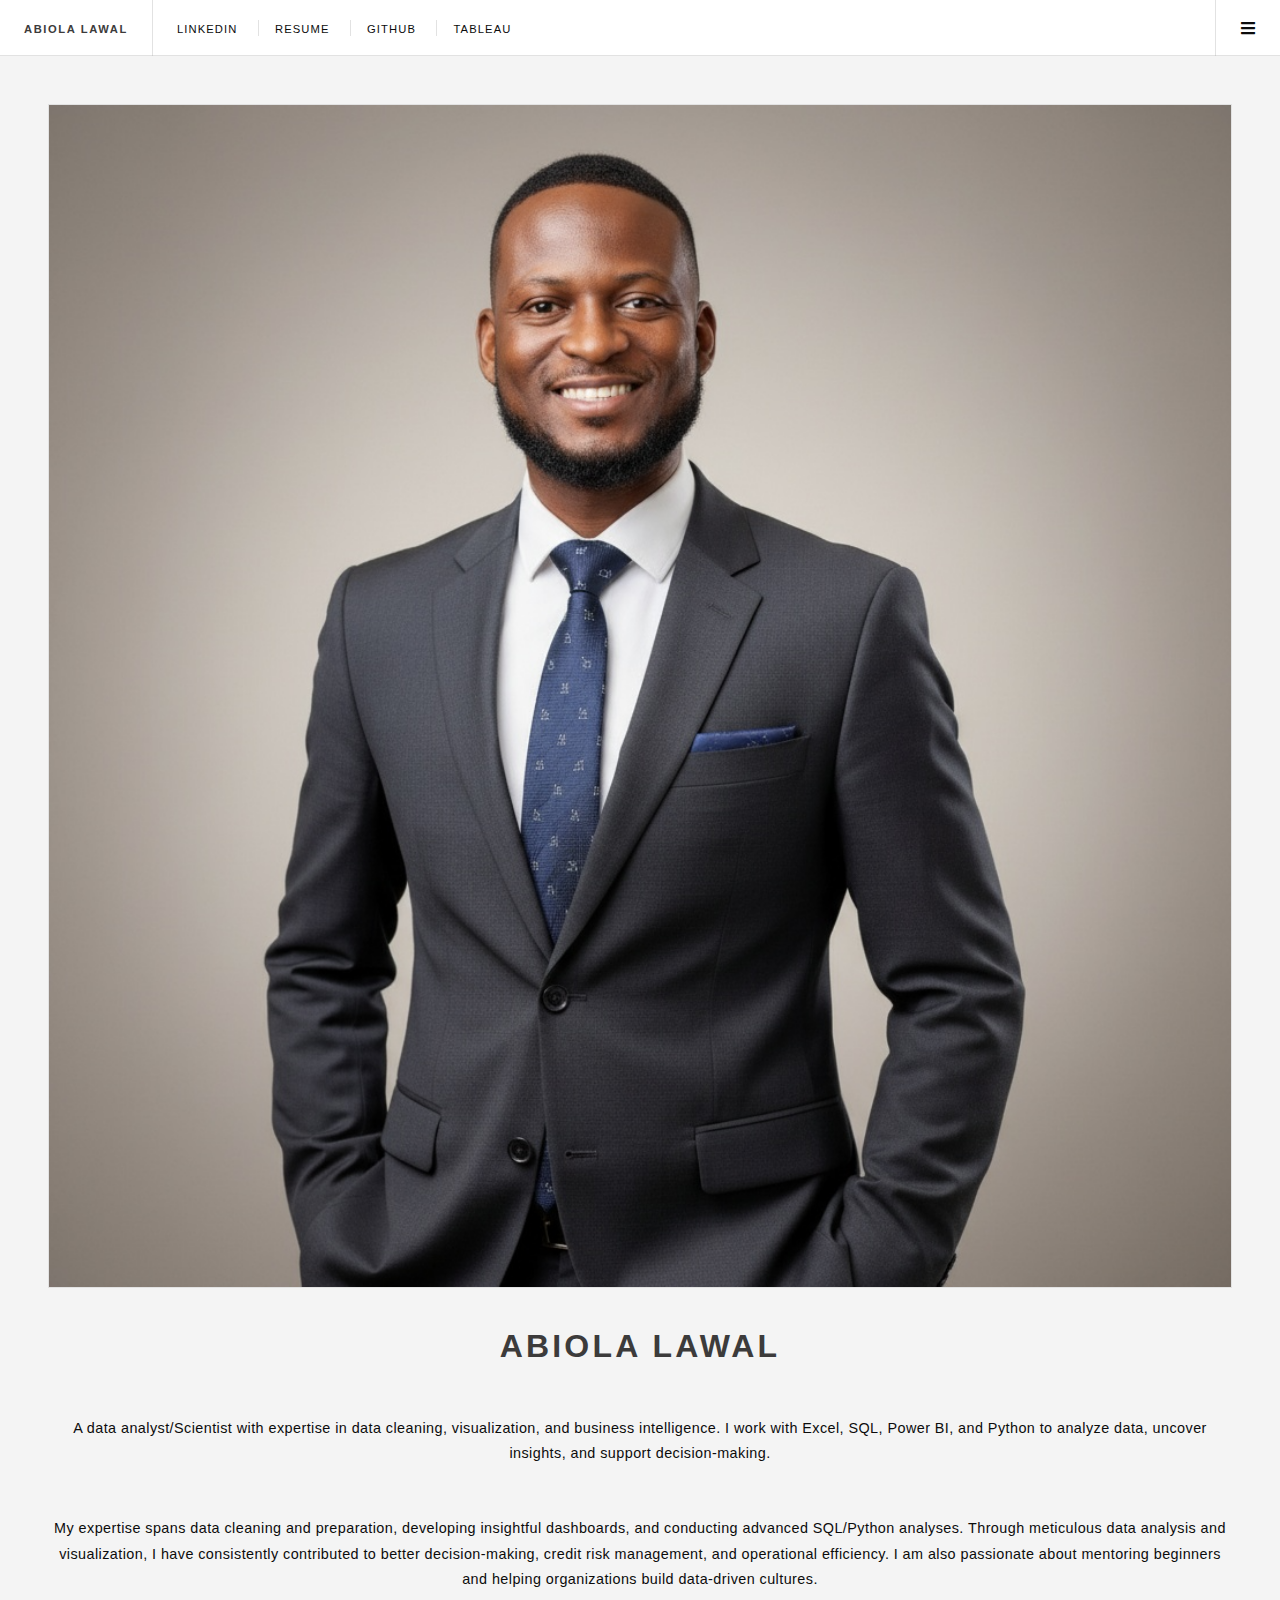
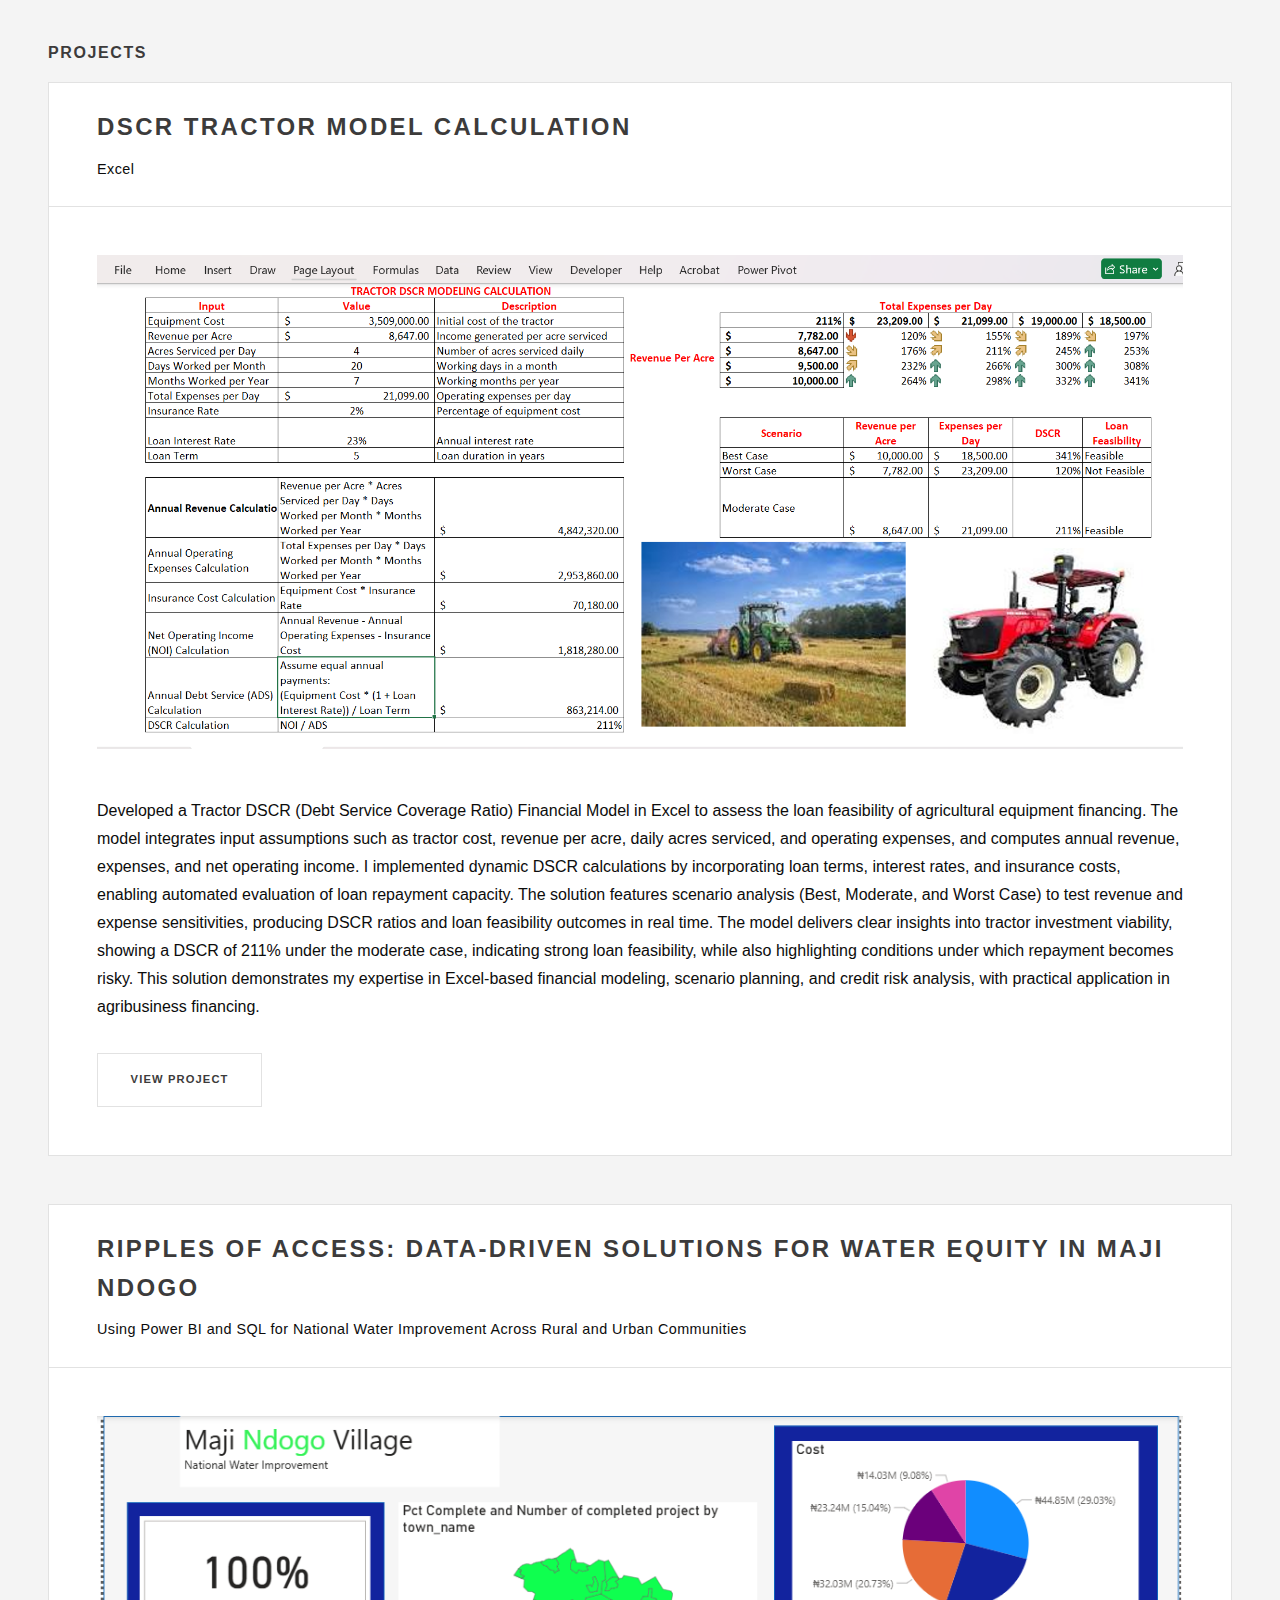
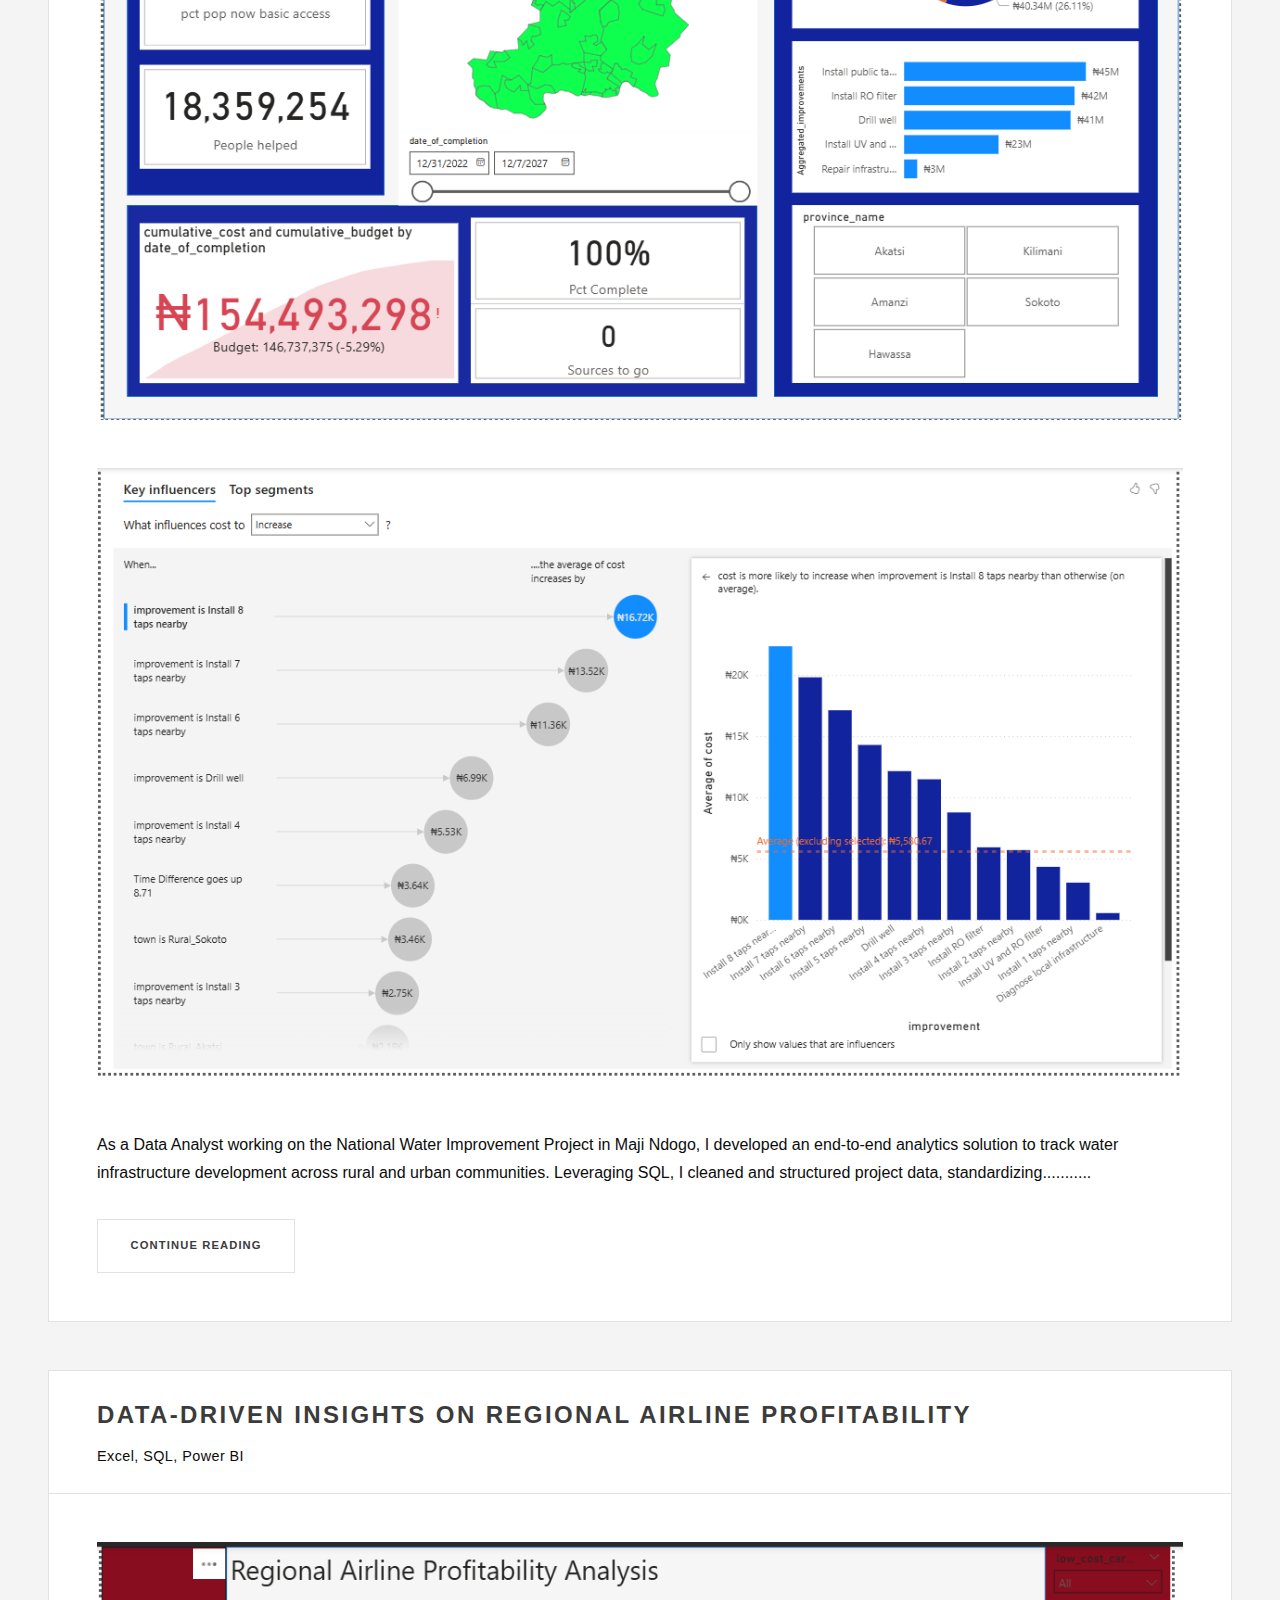
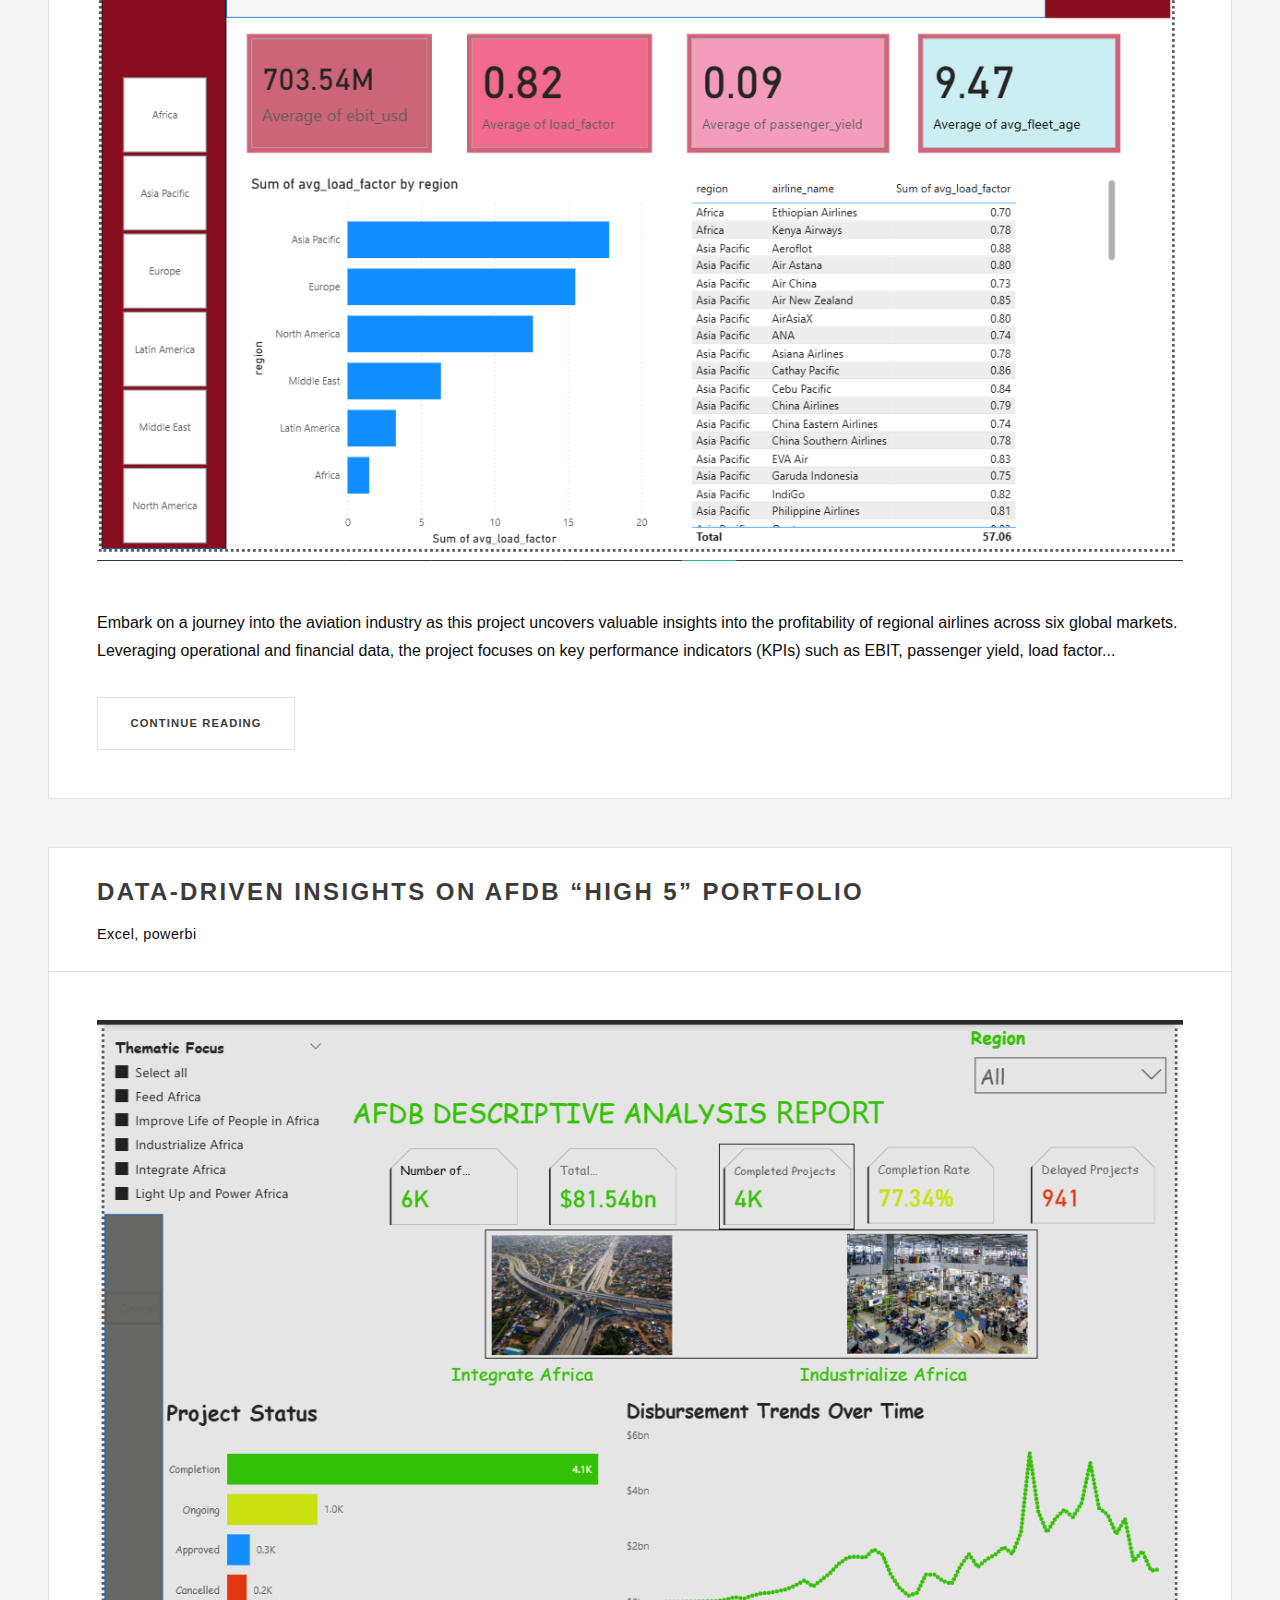
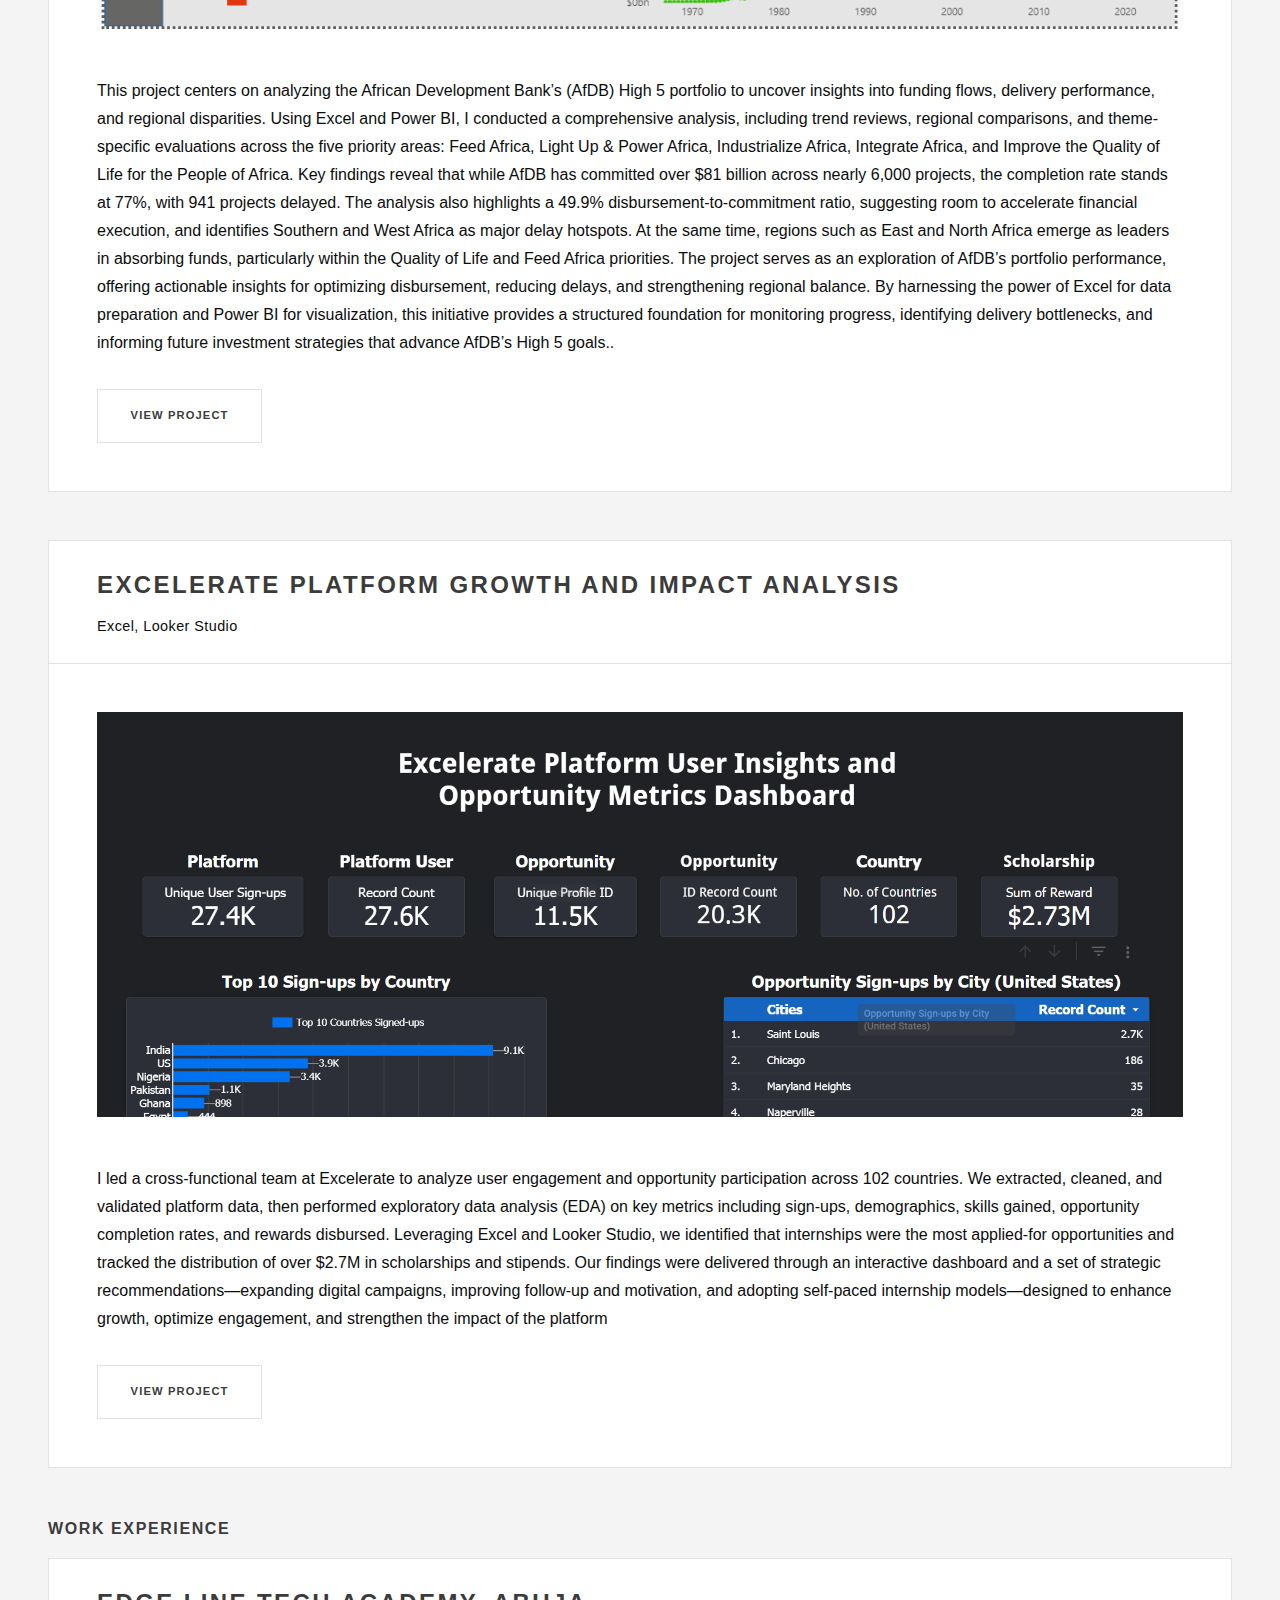
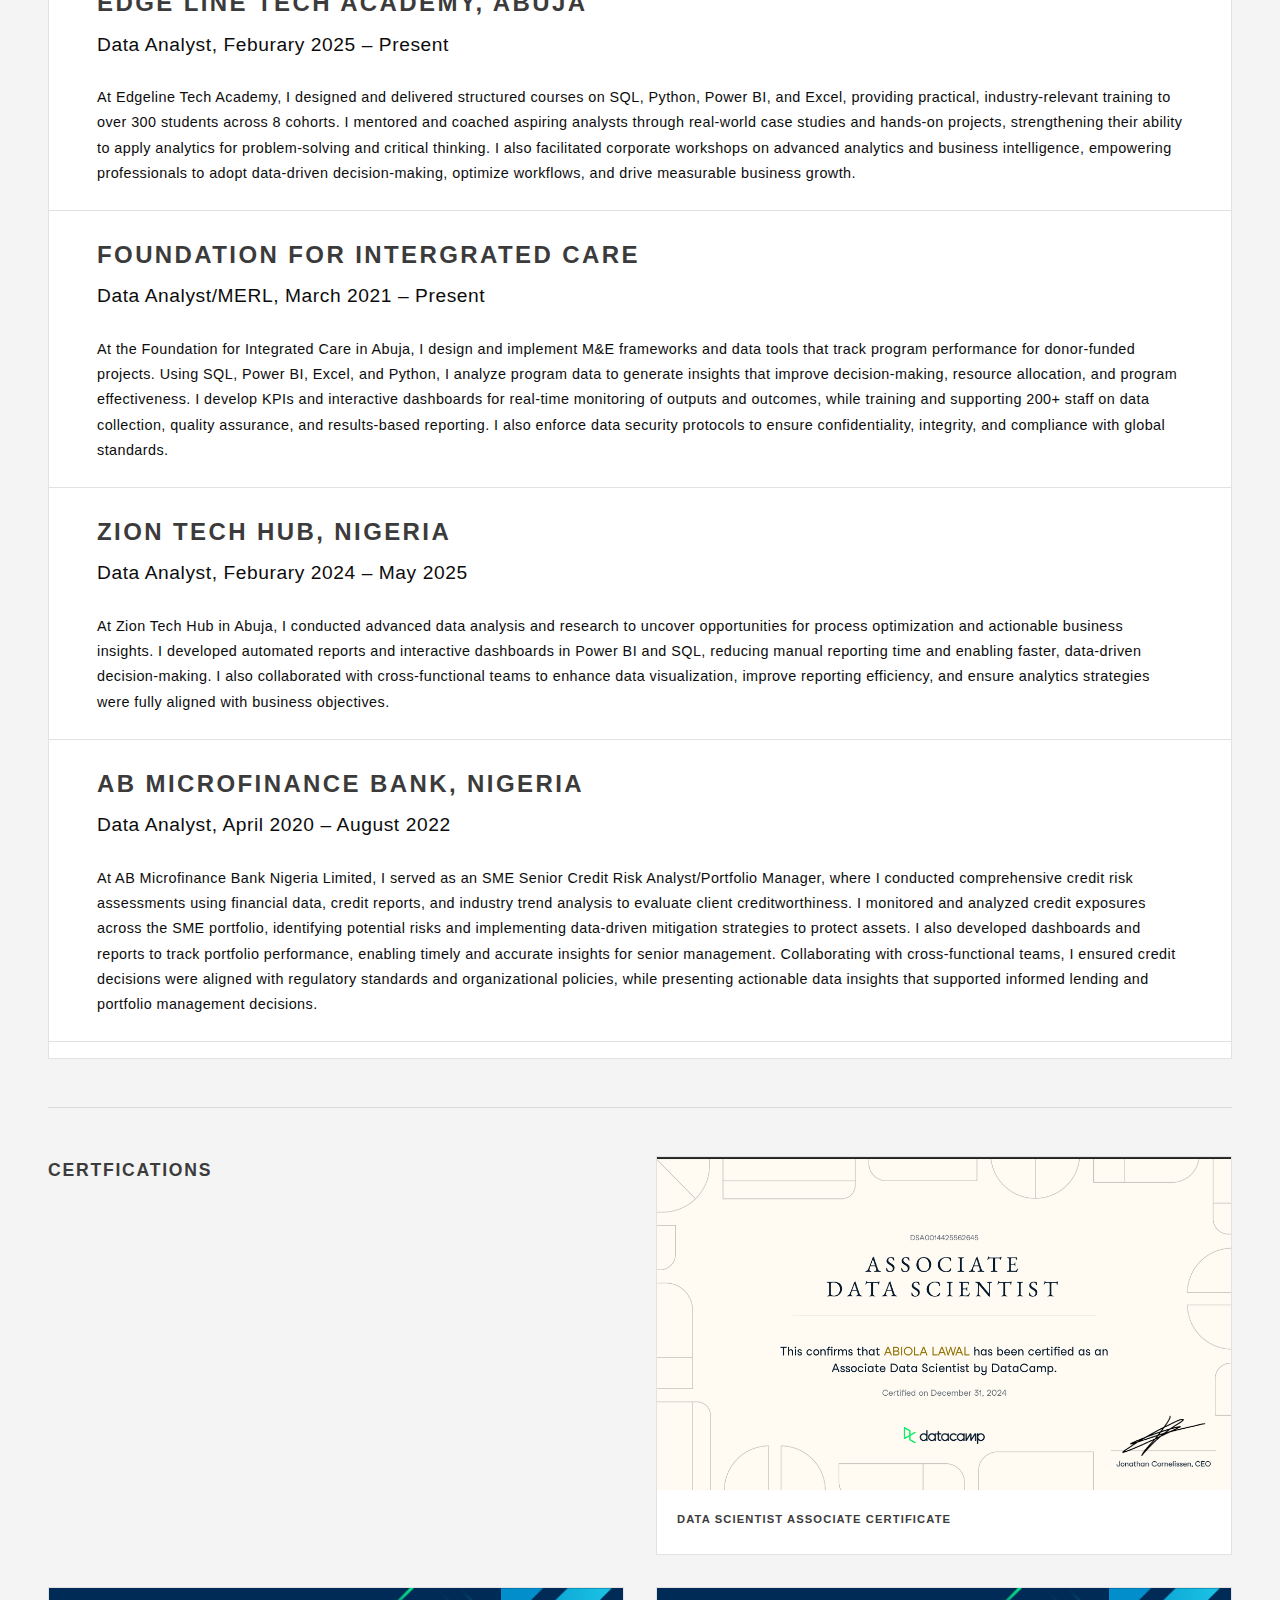
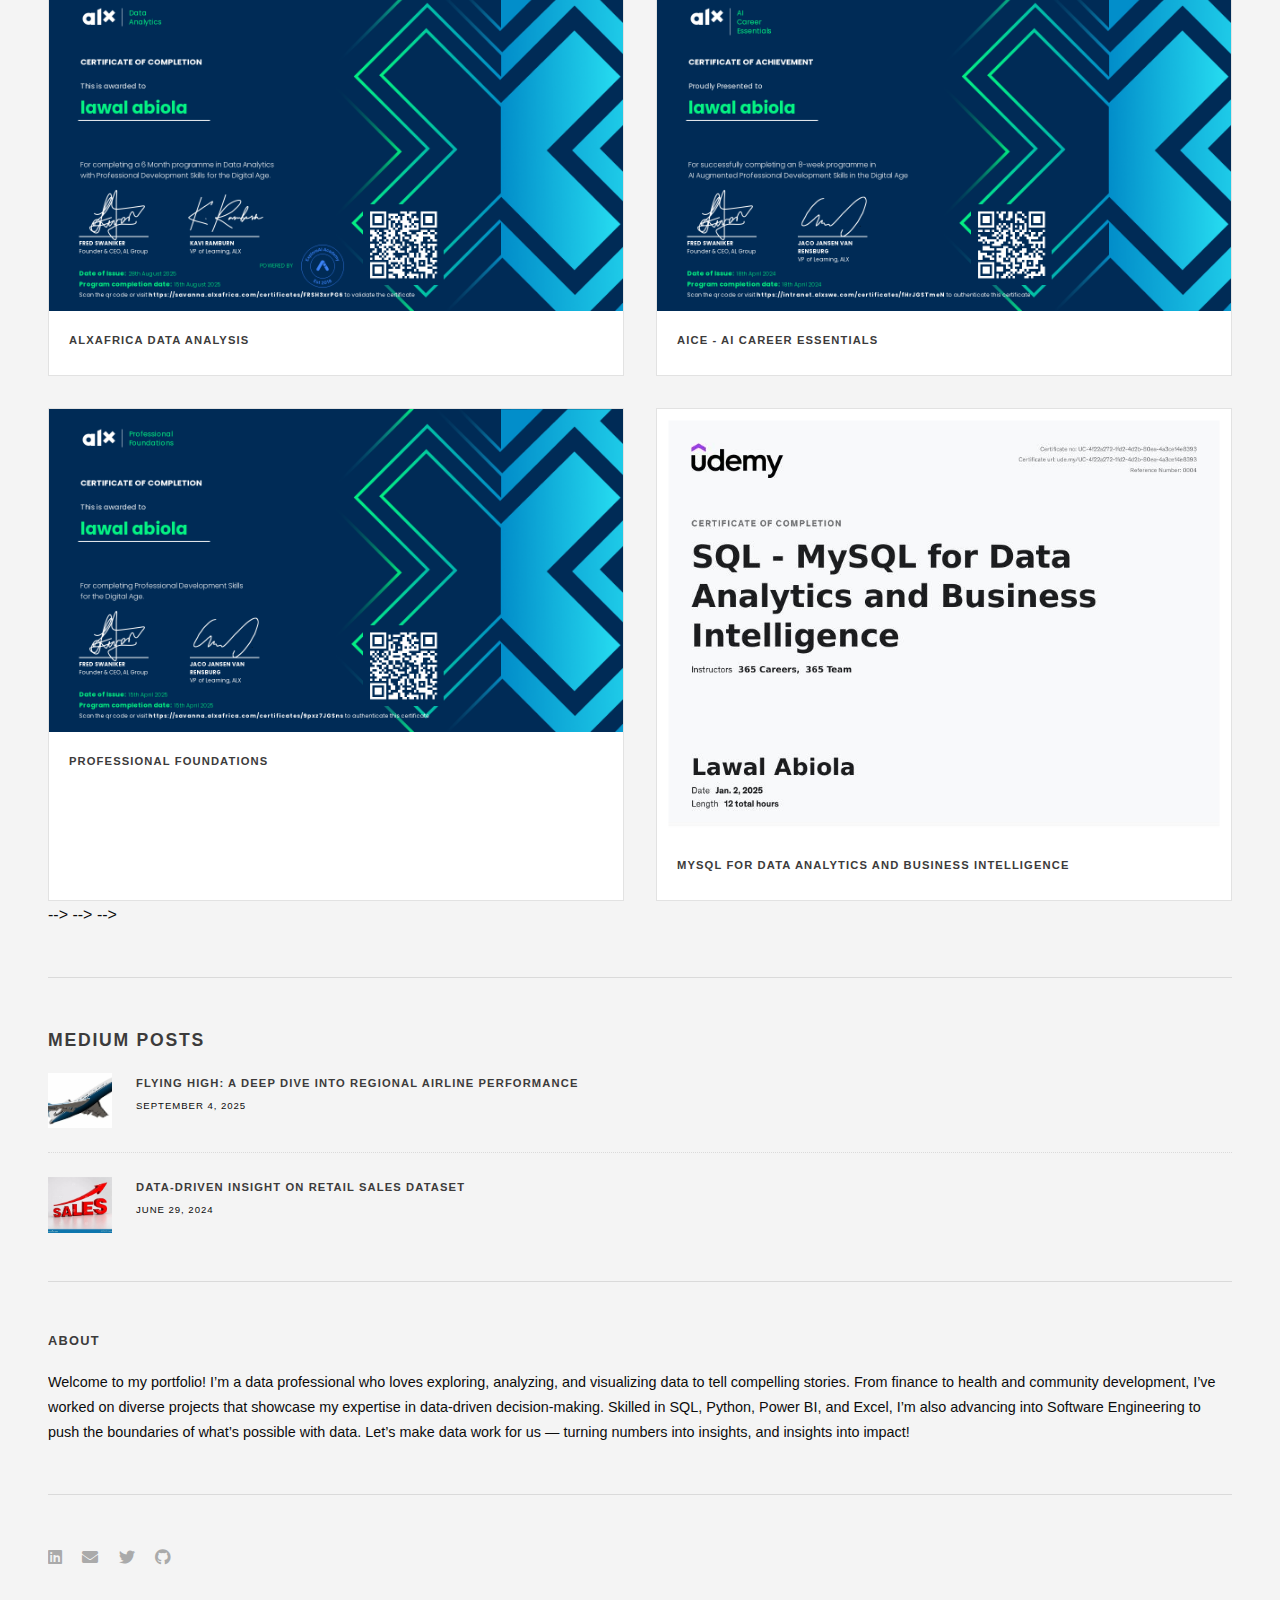
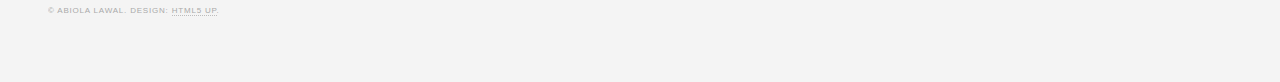
<file: index.html>
<!DOCTYPE html>
<!--
	Future Imperfect by HTML5 UP
	html5up.net | @ajlkn
	Free for personal and commercial use under the CCA 3.0 license (html5up.net/license)
-->
<html>
  <head>
    <title>Abiola Lawal | Portfolio</title>
    <meta charset="utf-8" />
    <meta
      name="viewport"
      content="width=device-width, initial-scale=1, user-scalable=no"
    />
    <link rel="stylesheet" href="assets/css/main.css" />
  </head>
  <body class="is-preload">
    <!-- Wrapper -->
    <div id="wrapper">
      <!-- Header -->
      <header id="header">
        <h1><a href="index.html">Abiola Lawal</a></h1>
        <nav class="links">
          <ul>
            <li>
              <a href="https://linkedin.com/in/abiola-lawal-abdulrafiu">LinkedIn</a>
            </li>
            <li>
              <a
                href="https://docs.google.com/document/d/1-z2M2Rq2B_c_Fnv0_N9KrqKfZ0AzIUT-0maMMhLz_Fg/edit?usp=sharing"
                >Resume</a
              >
            </li>
            <li><a href="https://github.com/abiolalawal14">GitHub</a></li>
            <li><a href="https://public.tableau.com/app/profile/abiola.lawal3097/vizzes">Tableau</a></li>
          </ul>
        </nav>
        <nav class="main">
          <ul>
            <!-- <li class="search">
              <a class="fa-search" href="#search">Search</a>
              <form id="search" method="get" action="#">
                <input type="text" name="query" placeholder="Search" />
              </form> 
            </li> -->
            <li class="menu">
              <a class="fa-bars" href="#menu">Menu</a>
            </li>
          </ul>
        </nav>
      </header>

      <!-- Menu -->
      <section id="menu">
        <!-- Search -->
        <section>
          <form class="search" method="get" action="#">
            <input type="text" name="query" placeholder="Search" />
          </form>
        </section>

        <!-- Links -->
        <section>
          <ul class="links">
            <li>
              <a href="https://linkedin.com/in/abiola-lawal-abdulrafiu">
                <h3>LinkedIn</h3>
              </a>
            </li>
            <li>
              <a
                href="https://docs.google.com/document/d/1-z2M2Rq2B_c_Fnv0_N9KrqKfZ0AzIUT-0maMMhLz_Fg/edit?usp=sharing"
              >
                <h3>Resume</h3>
              </a>
            </li>
            <li>
              <a href="https://github.com/abiolalawal14">
                <h3>Github</h3>
              </a>
            </li>
            <li>
              <a href="https://public.tableau.com/app/profile/abiola.lawal3097/vizzes">
                <h3>Tableau</h3>
              </a>
            </li>
          </ul>
        </section>

        <!-- Actions -->
        <section>
          <ul class="actions stacked">
            <!-- <li><a href="#" class="button large fit">Log In</a></li> -->
          </ul>
        </section>
      </section>

      <!-- Main -->
      <div id="main">
        
        <h1>Projects</h1>

        <!-- Post -->
        <article class="post">
          <header>
            <div class="title">
              <h2>
                <a
                  href="https://1drv.ms/x/c/94c3176a4f1afee2/EUW4VUtZ_qRCk1rwGgTETDYBtHzWMtpY__18jgbCUbtzkg"
                  >DSCR Tractor Model Calculation </a
                >
              </h2>
              <p>Excel</p>
            </div>
          </header>
          <a
            href="https://1drv.ms/x/c/94c3176a4f1afee2/EUW4VUtZ_qRCk1rwGgTETDYBtHzWMtpY__18jgbCUbtzkg"
            class="image featured"
            ><img src="images/tractormodel.png" alt=""
          /></a>
          <p>
            Developed a Tractor DSCR (Debt Service Coverage Ratio) Financial Model in Excel to assess the loan feasibility 
            of agricultural equipment financing. The model integrates input assumptions such as tractor cost, revenue per acre, 
            daily acres serviced, and operating expenses, and computes annual revenue, expenses, and net operating income.
            I implemented dynamic DSCR calculations by incorporating loan terms, interest rates, and insurance costs, enabling 
            automated evaluation of loan repayment capacity. The solution features scenario analysis (Best, Moderate, and Worst Case) 
            to test revenue and expense sensitivities, producing DSCR ratios and loan feasibility outcomes in real time.
            The model delivers clear insights into tractor investment viability, showing a DSCR of 211% under the moderate case,
           indicating strong loan feasibility, while also highlighting conditions under which repayment becomes risky. 
           This solution demonstrates my expertise in Excel-based financial modeling, scenario planning, 
           and credit risk analysis, with practical application in agribusiness financing.
          </p>
          <footer>
            <ul class="actions">
              <li>
                <a
                  href="https://1drv.ms/x/c/94c3176a4f1afee2/EUW4VUtZ_qRCk1rwGgTETDYBtHzWMtpY__18jgbCUbtzkg"
                  class="button large"
                  >View Project</a
                >
              </li>
            </ul>
          </footer>
        </article>

        <!-- Post -->
        <article class="post">
          <header>
            <div class="title">
              <h2>
                <a href="ndogo.html"
                  >Ripples of Access: Data-Driven Solutions for Water Equity in Maji Ndogo</a
                >
              </h2>
              <p>Using Power BI and SQL for National Water Improvement Across Rural and Urban Communities</p>
            </div>
          </header>
          <a href="ndogo.html" class="image featured"
            ><img src="images/Majindogo.png" alt=""
          /></a>
          <a
            href="https://github.com/abiolalawal14/Portfolioproject/blob/master/MajiNdogo/README.md"
            class="image featured"
            ><img src="images/maji2.png" alt=""
          /></a>
          <p>
            As a Data Analyst working on the National Water Improvement Project in Maji Ndogo, 
            I developed an end-to-end analytics solution to track water infrastructure development across rural and urban communities. 
            Leveraging SQL, I cleaned and structured project data, standardizing...........
          </p>
          <footer>
            <ul class="actions">
              <li>
                <a href="ndogo.html" class="button large">Continue Reading</a>
              </li>
            </ul>
          </footer>
        </article>

        <!-- Post -->
        <article class="post">
          <header>
            <div class="title">
              <h2>
                <a href="airline.html"
                  >Data-Driven Insights on Regional Airline Profitability</a
                >
              </h2>
              <p>Excel, SQL, Power BI</p>
            </div>
          </header>
          <a href="airline.html" class="image featured"
            ><img src="images/airline.png" alt=""
          /></a>
          <p>
            Embark on a journey into the aviation industry as this project uncovers valuable insights 
            into the profitability of regional airlines across six global markets. Leveraging operational 
            and financial data, the project focuses on key performance indicators (KPIs) such as EBIT, 
            passenger yield, load factor...
          </p>
          <footer>
            <ul class="actions">
              <li>
                <a href="airline.html" class="button large">Continue Reading</a>
              </li>
            </ul>
          </footer>
        </article>

        <!-- Post -->
        <article class="post">
          <header>
            <div class="title">
              <h2>
                <a
                  href="https://github.com/abiolalawal14/Portfolioproject/blob/master/AFDB/AFDB.pdf"
                  >Data-Driven Insights on AfDB “High 5” Portfolio</a
                >
              </h2>
              <p>Excel, powerbi</p>
            </div>
          </header>
          <a
            href="Data-Driven Insights on AfDB “High 5” Portfolio"
            class="image featured"
            ><img src="images/afdb.png" alt=""
          /></a>
          <p>
            This project centers on analyzing the African Development Bank’s (AfDB) 
            High 5 portfolio to uncover insights into funding flows, delivery performance, 
            and regional disparities. Using Excel and Power BI, I conducted a comprehensive analysis, 
            including trend reviews, regional comparisons, and theme-specific evaluations across 
            the five priority areas: Feed Africa, Light Up & Power Africa, Industrialize Africa, 
            Integrate Africa, and Improve the Quality of Life for the People of Africa.

            Key findings reveal that while AfDB has committed over $81 billion across nearly 6,000 projects, 
            the completion rate stands at 77%, with 941 projects delayed. The analysis also highlights a 49.9% 
            disbursement-to-commitment ratio, suggesting room to accelerate financial execution, and identifies 
            Southern and West Africa as major delay hotspots. At the same time, regions such as East and
             North Africa emerge as leaders in absorbing funds, particularly within the Quality of Life and 
             Feed Africa priorities.

          The project serves as an exploration of AfDB’s portfolio performance, offering actionable 
          insights for optimizing disbursement, reducing delays, and strengthening regional balance. 
          By harnessing the power of Excel for data preparation and Power BI for visualization, 
          this initiative provides a structured foundation for monitoring progress, identifying delivery 
          bottlenecks, and informing future investment strategies that advance AfDB’s High 5 goals..
          </p>
          <footer>
            <ul class="actions">
              <li>
                <a
                  href="https://github.com/abiolalawal14/Portfolioproject/blob/master/AFDB/AFDB.pdf"
                  class="button large"
                  >View Project</a
                >
              </li>
            </ul>
          </footer>
        </article>

        <!-- Post -->
        <article class="post">
          <header>
            <div class="title">
              <h2>
                <a
                  href="https://github.com/abiolalawal14/Portfolioproject/blob/master/Excelerate/README.md"
                  >Excelerate Platform Growth and Impact Analysis</a
                >
              </h2>
              <p>Excel, Looker Studio</p>
            </div>
          </header>
          <a
            href="https://github.com/abiolalawal14/Portfolioproject/blob/master/Excelerate/README.md"
            class="image featured"
            ><img src="images/excelarate.png" alt=""
          /></a>
          <p>
            I led a cross-functional team at Excelerate to analyze user engagement and opportunity
             participation across 102 countries. We extracted, cleaned, and validated platform data, 
             then performed exploratory data analysis (EDA) on key metrics including sign-ups, demographics, 
             skills gained, opportunity completion rates, and rewards disbursed. Leveraging Excel 
             and Looker Studio, we identified that internships were the most applied-for opportunities 
             and tracked the distribution of over $2.7M in scholarships and stipends. Our findings 
             were delivered through an interactive dashboard and a set of strategic recommendations—expanding 
             digital campaigns, improving follow-up and motivation, and adopting self-paced internship 
             models—designed to enhance growth, optimize engagement, and strengthen the impact of the platform
          </p>
          <footer>
            <ul class="actions">
              <li>
                <a
                  href="https://github.com/abiolalawal14/Portfolioproject/blob/master/Excelerate/README.md"
                  class="button large"
                  >View Project</a
                >
              </li>
            </ul>
          </footer>
        </article>
        <!-- Post 
        <article class="post">
          <header>
            <div class="title">
              <h2><a href="single.html">Euismod et accumsan</a></h2>
              <p>Lorem ipsum dolor amet nullam consequat etiam feugiat</p>
            </div>
            <div class="meta">
              <time class="published" datetime="2015-10-22"
                >October 22, 2015</time
              >
              <a href="#" class="author"
                ><span class="name">Jane Doe</span
                ><img src="images/avatar.jpg" alt=""
              /></a>
            </div>
          </header>
          <a href="single.html" class="image featured"
            ><img src="images/pic03.jpg" alt=""
          /></a>
          <p>
            Mauris neque quam, fermentum ut nisl vitae, convallis maximus nisl.
            Sed mattis nunc id lorem euismod placerat. Vivamus porttitor magna
            enim, ac accumsan tortor cursus at. Phasellus sed ultricies mi non
            congue ullam corper. Praesent tincidunt sed tellus ut rutrum. Sed
            vitae justo condimentum, porta lectus vitae, ultricies congue
            gravida diam non fringilla. Cras vehicula tellus eu ligula viverra,
            ac fringilla turpis suscipit. Quisque vestibulum rhoncus ligula.
          </p>
          <footer>
            <ul class="actions">
              <li>
                <a href="single.html" class="button large">Continue Reading</a>
              </li>
            </ul>
            <ul class="stats">
              <li><a href="#">General</a></li>
              <li><a href="#" class="icon solid fa-heart">28</a></li>
              <li><a href="#" class="icon solid fa-comment">128</a></li>
            </ul>
          </footer>
        </article> 
			-->

        <!-- Post -->
        <!--
							<article class="post">
								<header>
									<div class="title">
										<h2><a href="#">Elements</a></h2>
										<p>Lorem ipsum dolor amet nullam consequat etiam feugiat</p>
									</div>
									<div class="meta">
										<time class="published" datetime="2015-10-18">October 18, 2015</time>
										<a href="#" class="author"><span class="name">Jane Doe</span><img src="images/avatar.jpg" alt="" /></a>
									</div>
								</header>

								<section>
									<h3>Text</h3>
									<p>This is <b>bold</b> and this is <strong>strong</strong>. This is <i>italic</i> and this is <em>emphasized</em>.
									This is <sup>superscript</sup> text and this is <sub>subscript</sub> text.
									This is <u>underlined</u> and this is code: <code>for (;;) { ... }</code>. Finally, <a href="#">this is a link</a>.</p>
									<hr />
									<p>Nunc lacinia ante nunc ac lobortis. Interdum adipiscing gravida odio porttitor sem non mi integer non faucibus ornare mi ut ante amet placerat aliquet. Volutpat eu sed ante lacinia sapien lorem accumsan varius montes viverra nibh in adipiscing blandit tempus accumsan.</p>
									<hr />
									<h2>Heading Level 2</h2>
									<h3>Heading Level 3</h3>
									<h4>Heading Level 4</h4>
									<hr />
									<h4>Blockquote</h4>
									<blockquote>Fringilla nisl. Donec accumsan interdum nisi, quis tincidunt felis sagittis eget tempus euismod. Vestibulum ante ipsum primis in faucibus vestibulum. Blandit adipiscing eu felis iaculis volutpat ac adipiscing accumsan faucibus. Vestibulum ante ipsum primis in faucibus lorem ipsum dolor sit amet nullam adipiscing eu felis.</blockquote>
									<h4>Preformatted</h4>
									<pre><code>i = 0;

                  while (!deck.isInOrder()) {
                    print 'Iteration ' + i;
                    deck.shuffle();
                    i++;
                  }

                  print 'It took ' + i + ' iterations to sort the deck.';</code></pre>
								</section>

								<section>
									<h3>Lists</h3>
									<div class="row">
										<div class="col-6 col-12-medium">
											<h4>Unordered</h4>
											<ul>
												<li>Dolor pulvinar etiam.</li>
												<li>Sagittis adipiscing.</li>
												<li>Felis enim feugiat.</li>
											</ul>
											<h4>Alternate</h4>
											<ul class="alt">
												<li>Dolor pulvinar etiam.</li>
												<li>Sagittis adipiscing.</li>
												<li>Felis enim feugiat.</li>
											</ul>
										</div>
										<div class="col-6 col-12-medium">
											<h4>Ordered</h4>
											<ol>
												<li>Dolor pulvinar etiam.</li>
												<li>Etiam vel felis viverra.</li>
												<li>Felis enim feugiat.</li>
												<li>Dolor pulvinar etiam.</li>
												<li>Etiam vel felis lorem.</li>
												<li>Felis enim et feugiat.</li>
											</ol>
											<h4>Icons</h4>
											<ul class="icons">
												<li><a href="#" class="icon brands fa-twitter"><span class="label">Twitter</span></a></li>
												<li><a href="#" class="icon brands fa-facebook-f"><span class="label">Facebook</span></a></li>
												<li><a href="#" class="icon brands fa-instagram"><span class="label">Instagram</span></a></li>
												<li><a href="#" class="icon brands fa-github"><span class="label">Github</span></a></li>
											</ul>
										</div>
									</div>
									<h3>Actions</h3>
									<div class="row">
										<div class="col-6 col-12-medium">
											<ul class="actions">
												<li><a href="#" class="button">Default</a></li>
												<li><a href="#" class="button">Default</a></li>
												<li><a href="#" class="button">Default</a></li>
											</ul>
											<ul class="actions small">
												<li><a href="#" class="button small">Small</a></li>
												<li><a href="#" class="button small">Small</a></li>
												<li><a href="#" class="button small">Small</a></li>
											</ul>
											<ul class="actions stacked">
												<li><a href="#" class="button">Default</a></li>
												<li><a href="#" class="button">Default</a></li>
												<li><a href="#" class="button">Default</a></li>
											</ul>
											<ul class="actions stacked">
												<li><a href="#" class="button small">Small</a></li>
												<li><a href="#" class="button small">Small</a></li>
												<li><a href="#" class="button small">Small</a></li>
											</ul>
										</div>
										<div class="col-6 col-12-medium">
											<ul class="actions stacked">
												<li><a href="#" class="button fit">Default</a></li>
												<li><a href="#" class="button fit">Default</a></li>
											</ul>
											<ul class="actions stacked">
												<li><a href="#" class="button small fit">Small</a></li>
												<li><a href="#" class="button small fit">Small</a></li>
											</ul>
										</div>
									</div>
								</section>

								<section>
									<h3>Table</h3>
									<h4>Default</h4>
									<div class="table-wrapper">
										<table>
											<thead>
												<tr>
													<th>Name</th>
													<th>Description</th>
													<th>Price</th>
												</tr>
											</thead>
											<tbody>
												<tr>
													<td>Item One</td>
													<td>Ante turpis integer aliquet porttitor.</td>
													<td>29.99</td>
												</tr>
												<tr>
													<td>Item Two</td>
													<td>Vis ac commodo adipiscing arcu aliquet.</td>
													<td>19.99</td>
												</tr>
												<tr>
													<td>Item Three</td>
													<td> Morbi faucibus arcu accumsan lorem.</td>
													<td>29.99</td>
												</tr>
												<tr>
													<td>Item Four</td>
													<td>Vitae integer tempus condimentum.</td>
													<td>19.99</td>
												</tr>
												<tr>
													<td>Item Five</td>
													<td>Ante turpis integer aliquet porttitor.</td>
													<td>29.99</td>
												</tr>
											</tbody>
											<tfoot>
												<tr>
													<td colspan="2"></td>
													<td>100.00</td>
												</tr>
											</tfoot>
										</table>
									</div>

									<h4>Alternate</h4>
									<div class="table-wrapper">
										<table class="alt">
											<thead>
												<tr>
													<th>Name</th>
													<th>Description</th>
													<th>Price</th>
												</tr>
											</thead>
											<tbody>
												<tr>
													<td>Item One</td>
													<td>Ante turpis integer aliquet porttitor.</td>
													<td>29.99</td>
												</tr>
												<tr>
													<td>Item Two</td>
													<td>Vis ac commodo adipiscing arcu aliquet.</td>
													<td>19.99</td>
												</tr>
												<tr>
													<td>Item Three</td>
													<td> Morbi faucibus arcu accumsan lorem.</td>
													<td>29.99</td>
												</tr>
												<tr>
													<td>Item Four</td>
													<td>Vitae integer tempus condimentum.</td>
													<td>19.99</td>
												</tr>
												<tr>
													<td>Item Five</td>
													<td>Ante turpis integer aliquet porttitor.</td>
													<td>29.99</td>
												</tr>
											</tbody>
											<tfoot>
												<tr>
													<td colspan="2"></td>
													<td>100.00</td>
												</tr>
											</tfoot>
										</table>
									</div>
								</section>

								<section>
									<h3>Buttons</h3>
									<ul class="actions">
										<li><a href="#" class="button large">Large</a></li>
										<li><a href="#" class="button">Default</a></li>
										<li><a href="#" class="button small">Small</a></li>
									</ul>
									<ul class="actions fit">
										<li><a href="#" class="button fit">Fit</a></li>
										<li><a href="#" class="button fit">Fit</a></li>
										<li><a href="#" class="button fit">Fit</a></li>
									</ul>
									<ul class="actions fit small">
										<li><a href="#" class="button fit small">Fit + Small</a></li>
										<li><a href="#" class="button fit small">Fit + Small</a></li>
										<li><a href="#" class="button fit small">Fit + Small</a></li>
									</ul>
									<ul class="actions">
										<li><a href="#" class="button icon solid fa-download">Icon</a></li>
										<li><a href="#" class="button icon solid fa-upload">Icon</a></li>
										<li><a href="#" class="button icon solid fa-save">Icon</a></li>
									</ul>
									<ul class="actions">
										<li><span class="button disabled">Disabled</span></li>
										<li><span class="button disabled icon solid fa-download">Disabled</span></li>
									</ul>
								</section>

								<section>
									<h3>Form</h3>
									<form method="post" action="#">
										<div class="row gtr-uniform">
											<div class="col-6 col-12-xsmall">
												<input type="text" name="demo-name" id="demo-name" value="" placeholder="Name" />
											</div>
											<div class="col-6 col-12-xsmall">
												<input type="email" name="demo-email" id="demo-email" value="" placeholder="Email" />
											</div>
											<div class="col-12">
												<select name="demo-category" id="demo-category">
													<option value="">- Category -</option>
													<option value="1">Manufacturing</option>
													<option value="1">Shipping</option>
													<option value="1">Administration</option>
													<option value="1">Human Resources</option>
												</select>
											</div>
											<div class="col-4 col-12-small">
												<input type="radio" id="demo-priority-low" name="demo-priority" checked>
												<label for="demo-priority-low">Low</label>
											</div>
											<div class="col-4 col-12-small">
												<input type="radio" id="demo-priority-normal" name="demo-priority">
												<label for="demo-priority-normal">Normal</label>
											</div>
											<div class="col-4 col-12-small">
												<input type="radio" id="demo-priority-high" name="demo-priority">
												<label for="demo-priority-high">High</label>
											</div>
											<div class="col-6 col-12-small">
												<input type="checkbox" id="demo-copy" name="demo-copy">
												<label for="demo-copy">Email me a copy</label>
											</div>
											<div class="col-6 col-12-small">
												<input type="checkbox" id="demo-human" name="demo-human" checked>
												<label for="demo-human">Not a robot</label>
											</div>
											<div class="col-12">
												<textarea name="demo-message" id="demo-message" placeholder="Enter your message" rows="6"></textarea>
											</div>
											<div class="col-12">
												<ul class="actions">
													<li><input type="submit" value="Send Message" /></li>
													<li><input type="reset" value="Reset" /></li>
												</ul>
											</div>
										</div>
									</form>
								</section>

								<section>
									<h3>Image</h3>
									<h4>Fit</h4>
									<div class="box alt">
										<div class="row gtr-uniform">
											<div class="col-12"><span class="image fit"><img src="images/pic02.jpg" alt="" /></span></div>
											<div class="col-4"><span class="image fit"><img src="images/pic04.jpg" alt="" /></span></div>
											<div class="col-4"><span class="image fit"><img src="images/pic05.jpg" alt="" /></span></div>
											<div class="col-4"><span class="image fit"><img src="images/pic06.jpg" alt="" /></span></div>
											<div class="col-4"><span class="image fit"><img src="images/pic06.jpg" alt="" /></span></div>
											<div class="col-4"><span class="image fit"><img src="images/pic04.jpg" alt="" /></span></div>
											<div class="col-4"><span class="image fit"><img src="images/pic05.jpg" alt="" /></span></div>
											<div class="col-4"><span class="image fit"><img src="images/pic05.jpg" alt="" /></span></div>
											<div class="col-4"><span class="image fit"><img src="images/pic06.jpg" alt="" /></span></div>
											<div class="col-4"><span class="image fit"><img src="images/pic04.jpg" alt="" /></span></div>
										</div>
									</div>
									<h4>Left &amp; Right</h4>
									<p><span class="image left"><img src="images/pic07.jpg" alt="" /></span>Fringilla nisl. Donec accumsan interdum nisi, quis tincidunt felis sagittis eget. tempus euismod. Vestibulum ante ipsum primis in faucibus vestibulum. Blandit adipiscing eu felis iaculis volutpat ac adipiscing accumsan eu faucibus. Integer ac pellentesque praesent tincidunt felis sagittis eget. tempus euismod. Vestibulum ante ipsum primis in faucibus vestibulum. Blandit adipiscing eu felis iaculis volutpat ac adipiscing accumsan eu faucibus. Integer ac pellentesque praesent. Donec accumsan interdum nisi, quis tincidunt felis sagittis eget. tempus euismod. Vestibulum ante ipsum primis in faucibus vestibulum. Blandit adipiscing eu felis iaculis volutpat ac adipiscing accumsan eu faucibus. Integer ac pellentesque praesent tincidunt felis sagittis eget. tempus euismod. Vestibulum ante ipsum primis in faucibus vestibulum. Blandit adipiscing eu felis iaculis volutpat ac adipiscing accumsan eu faucibus. Integer ac pellentesque praesent. Blandit adipiscing eu felis iaculis volutpat ac adipiscing accumsan eu faucibus. Integer ac pellentesque praesent tincidunt felis sagittis eget. tempus euismod. Vestibulum ante ipsum primis in faucibus vestibulum. Blandit adipiscing eu felis iaculis volutpat ac adipiscing accumsan eu faucibus. Integer ac pellentesque praesent.</p>
									<p><span class="image right"><img src="images/pic04.jpg" alt="" /></span>Fringilla nisl. Donec accumsan interdum nisi, quis tincidunt felis sagittis eget. tempus euismod. Vestibulum ante ipsum primis in faucibus vestibulum. Blandit adipiscing eu felis iaculis volutpat ac adipiscing accumsan eu faucibus. Integer ac pellentesque praesent tincidunt felis sagittis eget. tempus euismod. Vestibulum ante ipsum primis in faucibus vestibulum. Blandit adipiscing eu felis iaculis volutpat ac adipiscing accumsan eu faucibus. Integer ac pellentesque praesent. Donec accumsan interdum nisi, quis tincidunt felis sagittis eget. tempus euismod. Vestibulum ante ipsum primis in faucibus vestibulum. Blandit adipiscing eu felis iaculis volutpat ac adipiscing accumsan eu faucibus. Integer ac pellentesque praesent tincidunt felis sagittis eget. tempus euismod. Vestibulum ante ipsum primis in faucibus vestibulum. Blandit adipiscing eu felis iaculis volutpat ac adipiscing accumsan eu faucibus. Integer ac pellentesque praesent. Blandit adipiscing eu felis iaculis volutpat ac adipiscing accumsan eu faucibus. Integer ac pellentesque praesent tincidunt felis sagittis eget. tempus euismod. Vestibulum ante ipsum primis in faucibus vestibulum. Blandit adipiscing eu felis iaculis volutpat ac adipiscing accumsan eu faucibus. Integer ac pellentesque praesent.</p>
								</section>

							</article>
						-->

        <!-- Pagination 
        <ul class="actions pagination">
          <li>
            <a href="" class="disabled button large previous">Previous Page</a>
          </li>
          <li><a href="#" class="button large next">Next Page</a></li>
        </ul> -->

        
        <h1>Work Experience</h1>
        <!--Post -->
        <article class="post">
          <header>
            <div class="title">
              <h2>
                <a>Edge Line Tech Academy, Abuja</a>
              </h2>
              <p style = "font-size: 1.2em;">Data Analyst, Feburary 2025 – Present</p>
              <p>
                At Edgeline Tech Academy, I designed and delivered structured courses on SQL, Python, Power BI, and Excel, providing practical, industry-relevant training to over 300 students across 8 cohorts. I mentored and coached aspiring analysts through real-world case studies and hands-on projects, strengthening their ability to apply analytics for problem-solving and critical thinking. I also facilitated corporate workshops on advanced analytics and business intelligence, empowering professionals to adopt data-driven decision-making, optimize workflows, and drive measurable business growth.
              </p>              
            </div>
          </header> 

          <header>
            <div class="title">
              <h2>
                <a>Foundation for Intergrated Care</a>
              </h2>
              <p style = "font-size: 1.2em;">Data Analyst/MERL, March 2021 – Present</p>
              <p>
                At the Foundation for Integrated Care in Abuja, I design and implement M&E frameworks and data tools that track program performance for donor-funded projects. Using SQL, Power BI, Excel, and Python, I analyze program data to generate insights that improve decision-making, resource allocation, and program effectiveness. I develop KPIs and interactive dashboards for real-time monitoring of outputs and outcomes, while training and supporting 200+ staff on data collection, quality assurance, and results-based reporting. I also enforce data security protocols to ensure confidentiality, integrity, and compliance with global standards.
              </p>
            </div>
          </header>
          
          <header>
            <div class="title">
              <h2>
                <a>Zion Tech Hub, Nigeria</a>
              </h2>
              <p style = "font-size: 1.2em;">Data Analyst, Feburary 2024 – May 2025</p>
              <p>
                At Zion Tech Hub in Abuja, I conducted advanced data analysis and research to uncover opportunities for process optimization and actionable business insights. I developed automated reports and interactive dashboards in Power BI and SQL, reducing manual reporting time and enabling faster, data-driven decision-making. I also collaborated with cross-functional teams to enhance data visualization, improve reporting efficiency, and ensure analytics strategies were fully aligned with business objectives.
              </p>
            </div>
          </header>

          <header style= "margin-bottom: 0em;">
            <div class="title">
              <h2>
                <a>AB Microfinance Bank, Nigeria</a>
              </h2>
              <p style = "font-size: 1.2em;">Data Analyst, April 2020 – August 2022</p>
              <p>
                At AB Microfinance Bank Nigeria Limited, I served as an SME Senior Credit Risk Analyst/Portfolio Manager, where I conducted comprehensive credit risk assessments using financial data, credit reports, and industry trend analysis to evaluate client creditworthiness. I monitored and analyzed credit exposures across the SME portfolio, identifying potential risks and implementing data-driven mitigation strategies to protect assets. I also developed dashboards and reports to track portfolio performance, enabling timely and accurate insights for senior management. Collaborating with cross-functional teams, I ensured credit decisions were aligned with regulatory standards and organizational policies, while presenting actionable data insights that supported informed lending and portfolio management decisions.  
              </p>
            </div>
          </header>            
        </article>
      
      </div>

      <!-- Sidebar -->
      <section id="sidebar">
        <!-- Intro -->
        <section id="intro">
          <article class="mini-post">
            <a class="image"
              ><img src="images/lawal_abiola.png" alt=""
            /></a>
          </article>
          <header>
            <h2>Abiola Lawal</h2>

            <p style="font-size: 0.9em;">
              <br>
               A data analyst/Scientist with expertise in data cleaning,
               visualization, and business intelligence. I work with Excel, SQL, Power BI, 
               and Python to analyze data, uncover insights, and support decision-making.  
              </br>
              <br></br>
              My expertise spans data cleaning and preparation, developing insightful dashboards, 
              and conducting advanced SQL/Python analyses. Through meticulous data analysis and visualization, 
              I have consistently contributed to better decision-making, credit risk management, 
              and operational efficiency. I am also passionate about mentoring beginners and helping 
              organizations build data-driven cultures.             
            </br>
            </p>
          </header>
        </section>

        <!-- Mini Posts -->
        <section>
          <div class="mini-posts">

            <h2>Certfications</h2>

            <!-- Mini Post -->
            <article class="mini-post">
              <header>
                <h3>
                  <a
                    href="https://www.datacamp.com/certificate/DSA0014425562645"
                    >Data Scientist Associate certificate </a
                  >
                </h3>
                <time class="published" datetime="2024-12-31"></time>
              </header>
              <a
                href="https://www.datacamp.com/certificate/DSA0014425562645"
                class="image"
                ><img src="images/DataCamp.png" alt=""
              /></a>
            </article>

            <!-- Mini Post -->
            <article class="mini-post">
              <header>
                <h3>
                  <a
                    href="https://savanna.alxafrica.com/certificates/FRSH3xrPG6"
                    >alxafrica Data Analysis</a
                  >
                </h3>
                <time class="published" datetime="2025-08-28"></time>
              </header>
              <a
                href="https://savanna.alxafrica.com/certificates/FRSH3xrPG6"
                class="image"
                ><img src="images/data-analytics-certificate-lawal-abiola (1).png" alt=""
              /></a>
            </article>

            <!-- Mini Post -->
            <article class="mini-post">
              <header>
                <h3>
                  <a
                    href="https://intranet.alxswe.com/certificates/fHrJGSTmeN
"
                    >AiCE - AI Career Essentials</a
                  >
                </h3>
                <time class="published" datetime="2024-04-18"></time>
              </header>
              <a
                href="https://intranet.alxswe.com/certificates/fHrJGSTmeN
"
                class="image"
                ><img src="images/alx-aice-ai-career-essentials-certificate-lawal-abiola.png" alt=""
              /></a>
            </article>

            <!-- Mini Post -->
            <article class="mini-post">
              <header>
                <h3>
                  <a
                  href="https://savanna.alxafrica.com/certificates/9pxz7JGSns "
                  >Professional Foundations</a
                  >
                </h3>
                <time class="published" datetime="2025-04-15"></time>
              </header>
              <a                
                href="https://savanna.alxafrica.com/certificates/9pxz7JGSns"
                class="image"
                ><img src="images/professional-foundations-certificate-lawal-abiola.png" alt=""
              /></a>
            </article>

            <!-- Mini Post -->
            <article class="mini-post">
              <header>
                <h3>
                  <a
                  href="https://www.linkedin.com/in/abiola-lawal-abdulrafiu/overlay/1735850630906/single-media-viewer/?type=IMAGE&profileId=ACoAABrQlh4BCXUas8P1OD7yMApDv_50SThBFgw"
                  >Mysql for Data Analytics and Business intelligence</a
                  >
                </h3>
                <time class="published" datetime="2025-02-01"></time>
              </header>
              <a
                href="https://www.linkedin.com/in/abiola-lawal-abdulrafiu/overlay/1735850630906/single-media-viewer/?type=IMAGE&profileId=ACoAABrQlh4BCXUas8P1OD7yMApDv_50SThBFgw"
                class="image"
                ><img src="images/Mysql.jpeg" alt=""
              /></a>
            </article>

            <!-- Mini Post -->
            <!-- <article class="mini-post">
              <header>
                <h3>
                  <a
                    href="https://www.credly.com/badges/2e1a4c1c-8504-4c5e-9cd6-7b67a08c6b0e/linked_in_profile"
                    >Google Data Analytics Certficate</a
                  >
                </h3>
                <time class="published" datetime="2015-10-20"></time>
              </header>
              <a
                href="https://www.credly.com/badges/2e1a4c1c-8504-4c5e-9cd6-7b67a08c6b0e/linked_in_profile"
                class="image"
                ><img src="images/google.png" alt=""
              /></a>
            </article> -->
<!-- 
            <h2>More Projects</h2>
            <!-- Mini Post -->
            <!-- <article class="mini-post"> -->
              <!-- <header>
                <h3>
                  <a
                    href="https://app.powerbi.com/view?r=eyJrIjoiZWM0N2NlYjQtYWE3NC00NzBhLWJlMmItOWUxOTRiMDEzMzYzIiwidCI6ImRmODY3OWNkLWE4MGUtNDVkOC05OWFjLWM4M2VkN2ZmOTVhMCJ9"
                    >Unveiling Opportunities in the US Cab Industry through
                    Data-Driven Insights</a
                  >
                </h3>
                <time class="published" datetime="2015-10-20"></time>
              </header>
              <a
                href="https://app.powerbi.com/view?r=eyJrIjoiZWM0N2NlYjQtYWE3NC00NzBhLWJlMmItOWUxOTRiMDEzMzYzIiwidCI6ImRmODY3OWNkLWE4MGUtNDVkOC05OWFjLWM4M2VkN2ZmOTVhMCJ9"
                class="image"
                ><img src="images/cab.png" alt=""
              /></a>
            </article>

            <!-- Mini Post -->
            <!-- <article class="mini-post">
              <header>
                <h3>
                  <a
                    href="https://github.com/JesumboOludipe/PortfolioProjects/blob/main/Data%20Correlation%20in%20Python%20-%20Movies%20Dataset.ipynb"
                    >Movie Correlation With Python (pandas, numpy, seaborn,
                    matplotlib)</a
                  >
                </h3>
                <time class="published" datetime="2015-10-20"></time>
              </header>
              <a
                href="https://github.com/JesumboOludipe/PortfolioProjects/blob/main/Data%20Correlation%20in%20Python%20-%20Movies%20Dataset.ipynb"
                class="image"
                ><img src="images/moviespy.png" alt=""
              /></a>
            </article>
            <!-- Mini Post -->
            <!-- <article class="mini-post">
              <header>
                <h3>
                  <a
                    href="https://app.powerbi.com/view?r=eyJrIjoiOTJlNmJlMDAtZWYyMi00NWQ4LTg2NzgtMTM3YjYyNWQyMTJiIiwidCI6ImRmODY3OWNkLWE4MGUtNDVkOC05OWFjLWM4M2VkN2ZmOTVhMCJ9"
                    >Unleashing Plato's Pizza Place's Potential with Power BI
                    Analysis</a
                  >
                </h3>
                <time class="published" datetime="2015-10-20"></time>
              </header>
              <a
                href="https://app.powerbi.com/view?r=eyJrIjoiOTJlNmJlMDAtZWYyMi00NWQ4LTg2NzgtMTM3YjYyNWQyMTJiIiwidCI6ImRmODY3OWNkLWE4MGUtNDVkOC05OWFjLWM4M2VkN2ZmOTVhMCJ9"
                class="image"
                ><img src="images/plato.png" alt=""
              /></a>
            </article> -->

            <!-- Mini Post -->
            <!-- <article class="mini-post">
              <header>
                <h3>
                  <a
                    href="https://public.tableau.com/views/CallCentreDashboard_17334223730500/Dashboard1?:language=en-US&:sid=&:redirect=auth&:display_count=n&:origin=viz_share_link"
                    >Call Centre Dashboard in Tableau</a
                  >
                </h3>
                <time class="published" datetime="2015-10-20"></time>
              </header>
              <a
                href="https://public.tableau.com/views/CallCentreDashboard_17334223730500/Dashboard1?:language=en-US&:sid=&:redirect=auth&:display_count=n&:origin=viz_share_link"
                class="image"
                ><img src="images/callcentre.png" alt=""
              /></a>
            </article> -->

            <!-- Mini Post -->
            <!-- <article class="mini-post">
              <header>
                <h3>
                  <a
                    href="https://github.com/JesumboOludipe/PortfolioProjects/blob/main/Amazon%20Web%20Scrapping%20Project%20-%20Python.ipynb"
                    >Amazon WebScraping with Python (BeautifulSoup, smtplib)</a
                  >
                </h3>
                <time class="published" datetime="2015-10-20"></time>
              </header>
              <a
                href="https://github.com/JesumboOludipe/PortfolioProjects/blob/main/Amazon%20Web%20Scrapping%20Project%20-%20Python.ipynb"
                class="image" -->
                <!-- ><img src="images/amazon.jpg" alt="" -->
              <!-- /></a> -->
            <!-- </article> --> --> --> -->
            <!--
            Mini Post 
            <article class="mini-post">
              <header>
                <h3>
                  <a
                    href="https://github.com/JesumboOludipe/PortfolioProjects/blob/main/Data%20Cleaning%20in%20SQL%20-%20Nashville%20Housing%20Data.sql"
                    >Data cleaning in SQL - Enhancing Nashville Housing Data</a
                  >
                </h3>
                <time class="published" datetime="2015-10-20"></time>
              </header>
              <a
                href="https://github.com/JesumboOludipe/PortfolioProjects/blob/main/Data%20Cleaning%20in%20SQL%20-%20Nashville%20Housing%20Data.sql"
                class="image"
                ><img src="images/housing.jpg" alt=""
              /></a>
            </article>

             Mini Post 
            <article class="mini-post">
              <header>
                <h3>
                  <a
                    href="https://public.tableau.com/app/profile/jesumbo.oludipe/viz/AirBnBProject_16751576079400/Dashboard1"
                    >Exploring Seattle's AirBnB Landscape through Tableau
                    Visualizations</a
                  >
                </h3>
                <time class="published" datetime="2015-10-20"></time>
              </header>
              <a
                href="https://public.tableau.com/app/profile/jesumbo.oludipe/viz/AirBnBProject_16751576079400/Dashboard1"
                class="image"
                ><img src="images/airbnb.png" alt=""
              /></a>
            </article>
          
             Mini Post 
            <article class="mini-post">
              <header>
                <h3><a href="single.html">Rutrum neque accumsan</a></h3>
                <time class="published" datetime="2015-10-19"
                  >October 19, 2015</time
                >
                <a href="#" class="author"
                  ><img src="images/avatar.jpg" alt=""
                /></a>
              </header>
              <a href="single.html" class="image"
                ><img src="images/pic05.jpg" alt=""
              /></a>
            </article>

            -->
          </div>
        </section>

        <!-- Posts List -->
        <section>
          <h2>Medium Posts</h2>
          <ul class="posts">
            <li>
              <article>
                <header>
                  <h3>
                    <a
                      href="https://medium.com/@abiolalawal14/c36342584cc0"
                      >Flying High: A Deep Dive into Regional Airline Performance</a
                    >
                  </h3>
                  <time class="published" datetime="2025-09-04"
                    >September 4, 2025</time
                  >
                </header>
                <a href="single.html" class="image"
                  ><img src="images/plane.jpeg" alt=""
                /></a>
              </article>
            </li>
            <li>
              <article>
                <header>
                  <h3>
                    <a
                      href="https://medium.com/@abiolalawal14/insight-on-retail-sales-dataset-fca277d85a8d"
                      >Data-Driven Insight on Retail Sales Dataset</a
                    >
                  </h3>
                  <time class="published" datetime="2024-06-29"
                    >June 29, 2024</time
                  >
                </header>
                <a href="single.html" class="image"
                  ><img src="images/sales.jpeg" alt=""
                /></a>
              </article>
              <!-- </li>
            <li>
              <article>
                <header>
                  <h3>
                    <a href="single.html"
                      >Euismod amet placerat vivamus porttitor</a
                    >
                  </h3>
                  <time class="published" datetime="2015-10-10"
                    >October 10, 2015</time
                  >
                </header>
                <a href="single.html" class="image"
                  ><img src="images/pic10.jpg" alt=""
                /></a>
              </article>
            </li>
            <li>
              <article>
                <header>
                  <h3>
                    <a href="single.html"
                      >Magna enim accumsan tortor cursus ultricies</a
                    >
                  </h3>
                  <time class="published" datetime="2015-10-08"
                    >October 8, 2015</time
                  >
                </header>
                <a href="single.html" class="image"
                  ><img src="images/pic11.jpg" alt=""
                /></a>
              </article>
            </li>
            <li>
              <article>
                <header>
                  <h3>
                    <a href="single.html"
                      >Congue ullam corper lorem ipsum dolor</a
                    >
                  </h3>
                  <time class="published" datetime="2015-10-06"
                    >October 7, 2015</time
                  >
                </header>
                <a href="single.html" class="image"
                  ><img src="images/pic12.jpg" alt=""
                /></a>
              </article>
            </li>-->
            </li>
          </ul>
        </section>

        <!-- About -->
        <section class="blurb">
          <h2>About</h2>
          <p>
            Welcome to my portfolio! I’m a data professional who loves exploring, 
            analyzing, and visualizing data to tell compelling stories. 
            From finance to health and community development, 
            I’ve worked on diverse projects that showcase my expertise in data-driven decision-making.

          Skilled in SQL, Python, Power BI, and Excel, I’m also advancing into Software Engineering 
          to push the boundaries of what’s possible with data.

          Let’s make data work for us — turning numbers into insights, and insights into impact!
          </p>
          <!--<ul class="actions">
            <li><a href="#" class="button">Learn More</a></li>
          </ul>-->
        </section>

        <!-- Footer -->
        <section id="footer">
          <ul class="icons">
            <li>
              <a
                href="https://www.linkedin.com/in/abiola-lawal-abdulrafiu"
                class="icon brands fa-linkedin"
                ><span class="label">LinkedIn</span></a
              >
            </li>
            <li>
              <a
                href="mailto: abiolalawal14@gmail.com"
                class="icon solid fa-envelope"
                ><span class="label">Email</span></a
              >
            </li>
            <li>
              <a
                href="https://x.com/amabi120"
                class="icon brands fa-twitter"
                ><span class="label">Twitter</span></a
              >
            </li>
            <li>
              <a
                href="https://github.com/abiolalawal14"
                class="icon brands fa-github"
                ><span class="label">GitHub</span></a
              >
            </li>
            <!--
            <li>
              <a href="#" class="icon solid fa-rss"
                ><span class="label">RSS</span></a
              >
            </li>-->
          </ul>
          <p class="copyright">
            &copy; Abiola Lawal. Design:
            <a href="http://html5up.net">HTML5 UP</a>.
          </p>
        </section>
      </section>
    </div>

    <!-- Scripts -->
    <script src="assets/js/jquery.min.js"></script>
    <script src="assets/js/browser.min.js"></script>
    <script src="assets/js/breakpoints.min.js"></script>
    <script src="assets/js/util.js"></script>
    <script src="assets/js/main.js"></script>
  </body>
</html>
</file>
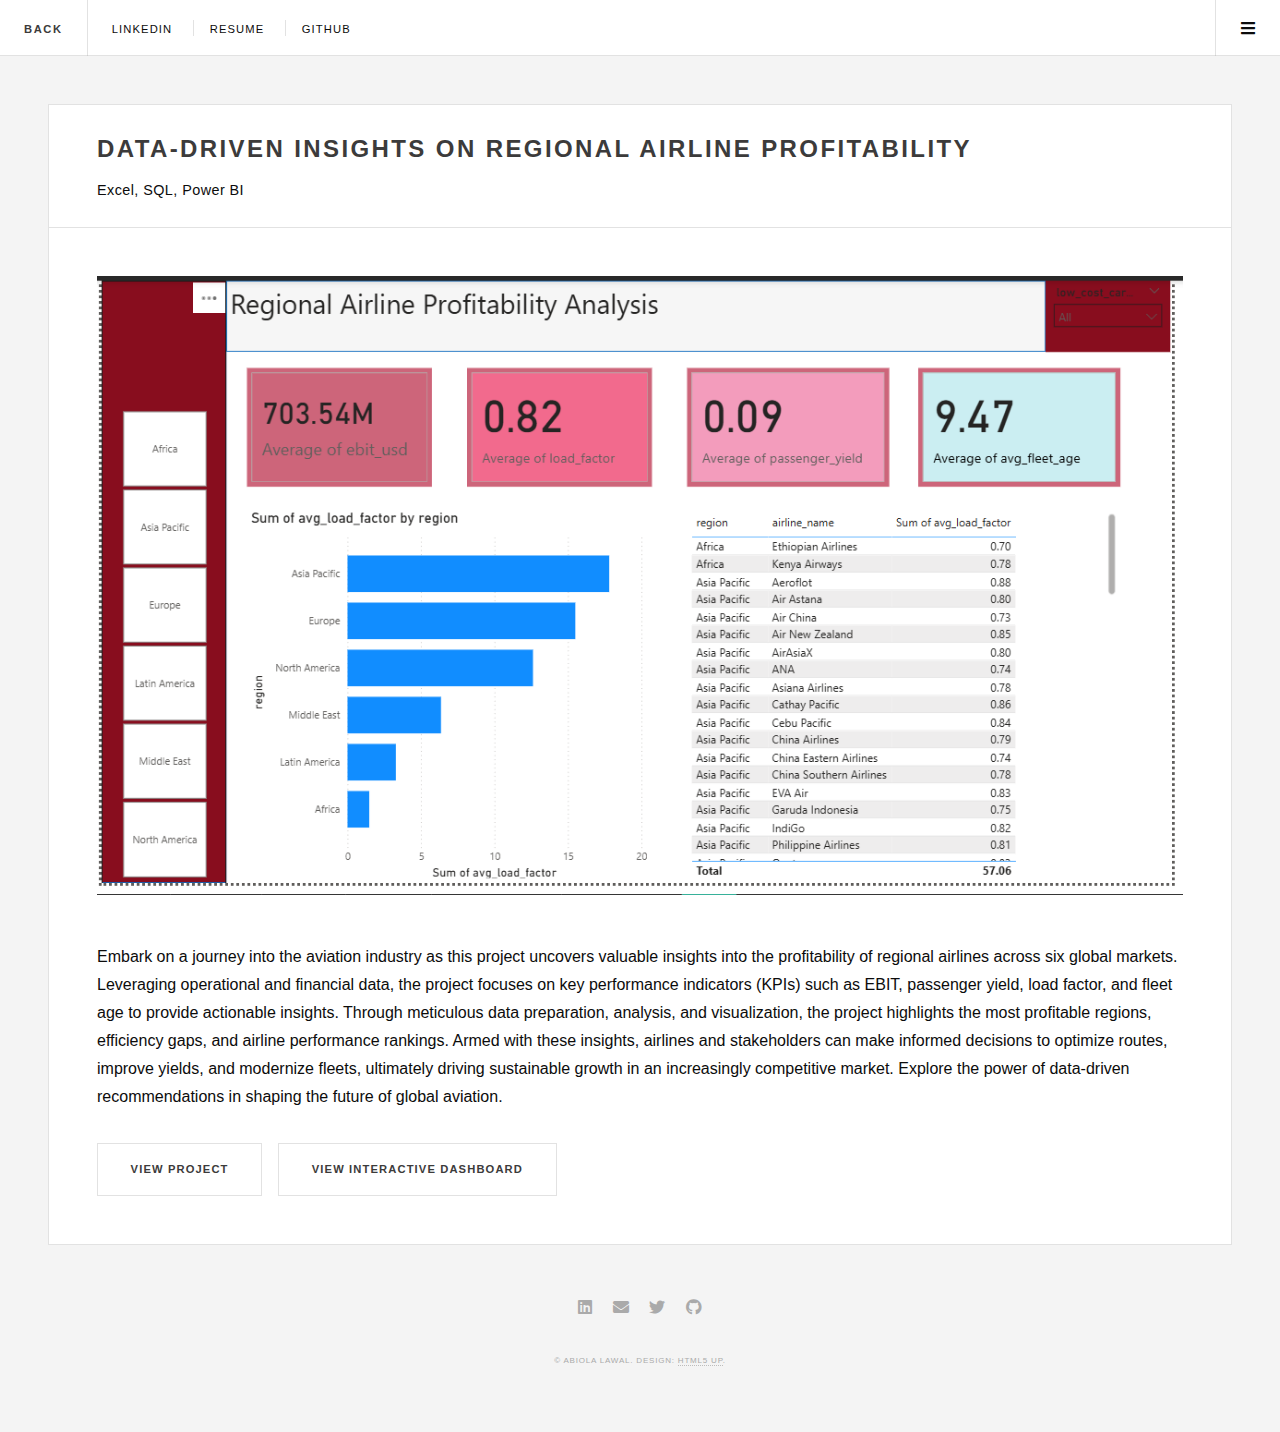
<file: airline.html>
<!DOCTYPE html>
<!--
	Future Imperfect by HTML5 UP
	html5up.net | @ajlkn
	Free for personal and commercial use under the CCA 3.0 license (html5up.net/license)
-->
<html>
  <head>
    <title>Project - Data-Driven Insights on Regional Airline Profitability</title>
    <meta charset="utf-8" />
    <meta
      name="viewport"
      content="width=device-width, initial-scale=1, user-scalable=no"
    />
    <link rel="stylesheet" href="assets/css/main.css" />
  </head>
  <body class="single is-preload">
    <!-- Wrapper -->
    <div id="wrapper">
      <!-- Header -->
      <header id="header">
        <h1><a href="index.html">Back</a></h1>
        <nav class="links">
          <ul>
            <li>
              <a href="https://www.linkedin.com/in/abiola-lawal-abdulrafiu">LinkedIn</a>
            </li>
            <li>
              <a
                href="https://drive.google.com/file/d/1SKc5Ug2jjlOU-byNBj5oX75r_f5Buh6m/view?usp=driv"
                >Resume</a
              >
            </li>
            <li><a href="https://github.com/abiolalawal14">GitHub</a></li>
          </ul>
        </nav>
        <nav class="main">
          <ul>
            <li class="menu">
              <a class="fa-bars" href="#menu">Menu</a>
            </li>
          </ul>
        </nav>
      </header>

      <!-- Menu -->
      <section id="menu">
        <!-- Links -->
        <section>
          <ul class="links">
            <li>
              <a href="https://www.linkedin.com/in/abiola-lawal-abdulrafiu/">
                <h3>LinkedIn</h3>
              </a>
            </li>
            <li>
              <a
                href="https://drive.google.com/file/d/1SKc5Ug2jjlOU-byNBj5oX75r_f5Buh6m/view?usp=drivek"
              >
                <h3>Resume</h3>
              </a>
            </li>
            <li>
              <a href="https://github.com/abiolalawal14">
                <h3>Github</h3>
              </a>
            </li>
          </ul>
        </section>

        <!-- Actions -->
        <section>
          <ul class="actions stacked">
            <!-- <li><a href="#" class="button large fit">Log In</a></li> -->
          </ul>
        </section>
      </section>

      <!-- Main -->
      <div id="main">
        <!-- Post -->
        <article class="post">
          <header>
            <div class="title">
              <h2>
                <a
                  href="https://github.com/abiolalawal14/Portfolioproject/blob/master/Airline_Dataset/airline.sql"
                  >Data-Driven Insights on Regional Airline Profitability</a
                >
              </h2>
              <p>Excel, SQL, Power BI</p>
            </div>
          </header>
          <a
            href="https://app.powerbi.com/links/IBJenMHFr6?ctid=940b29f2-18a4-4aad-9354-e83cbb13f27d&pbi_source=linkShare"
            class="image featured"
            ><img src="images/airline.png" alt=""
          /></a>
          <p>
            Embark on a journey into the aviation industry as this project uncovers valuable insights 
            into the profitability of regional airlines across six global markets. Leveraging operational 
            and financial data, the project focuses on key performance indicators (KPIs) such as EBIT, 
            passenger yield, load factor, and fleet age to provide actionable insights. 
            Through meticulous data preparation, analysis, and visualization, 
            the project highlights the most profitable regions, efficiency gaps, and
             airline performance rankings. Armed with these insights, airlines and stakeholders 
             can make informed decisions to optimize routes, improve yields, and modernize fleets, 
             ultimately driving sustainable growth in an increasingly competitive market. 
             Explore the power of data-driven recommendations in shaping the future of global aviation.
          </p>
          <p></p>
          <footer>
            <ul class="actions">
              <li>
                <a
                  href="https://github.com/abiolalawal14/Portfolioproject/blob/master/Airline_Dataset/airline.sql"
                  class="button large"
                  >View Project</a
                >
              </li>
              <li>
                <a
                  href="https://app.powerbi.com/links/IBJenMHFr6?ctid=940b29f2-18a4-4aad-9354-e83cbb13f27d&pbi_source=linkShare"
                  class="button large"
                  >View Interactive Dashboard</a
                >
              </li>
            </ul>
          </footer>
        </article>
      </div>

      <!-- Footer -->
      <section id="footer">
        <ul class="icons">
          <li>
            <a
              href="https://www.linkedin.com/in/abiola-lawal-abdulrafiu"
              class="icon brands fa-linkedin"
              ><span class="label">LinkedIn</span></a
            >
          </li>
          <li>
            <a
              href="mailto: abiolalawal14@gmail.com"
              class="icon solid fa-envelope"
              ><span class="label">Email</span></a
            >
          </li>
          <li>
            <a
              href="https://x.com/amabi120"
              class="icon brands fa-twitter"
              ><span class="label">Twitter</span></a
            >
          </li>
          <li>
            <a
              href="https://github.com/abiolalawal14"
              class="icon brands fa-github"
              ><span class="label">GitHub</span></a
            >
          </li>
          <!--
					<li>
						<a href="#" class="icon solid fa-rss"
							><span class="label">RSS</span></a
						>
					</li>-->
        </ul>
        <p class="copyright">
          &copy; Abiola Lawal. Design:
          <a href="http://html5up.net">HTML5 UP</a>.
        </p>
      </section>
    </div>

    <!-- Scripts -->
    <script src="assets/js/jquery.min.js"></script>
    <script src="assets/js/browser.min.js"></script>
    <script src="assets/js/breakpoints.min.js"></script>
    <script src="assets/js/util.js"></script>
    <script src="assets/js/main.js"></script>
  </body>
</html>
</file>
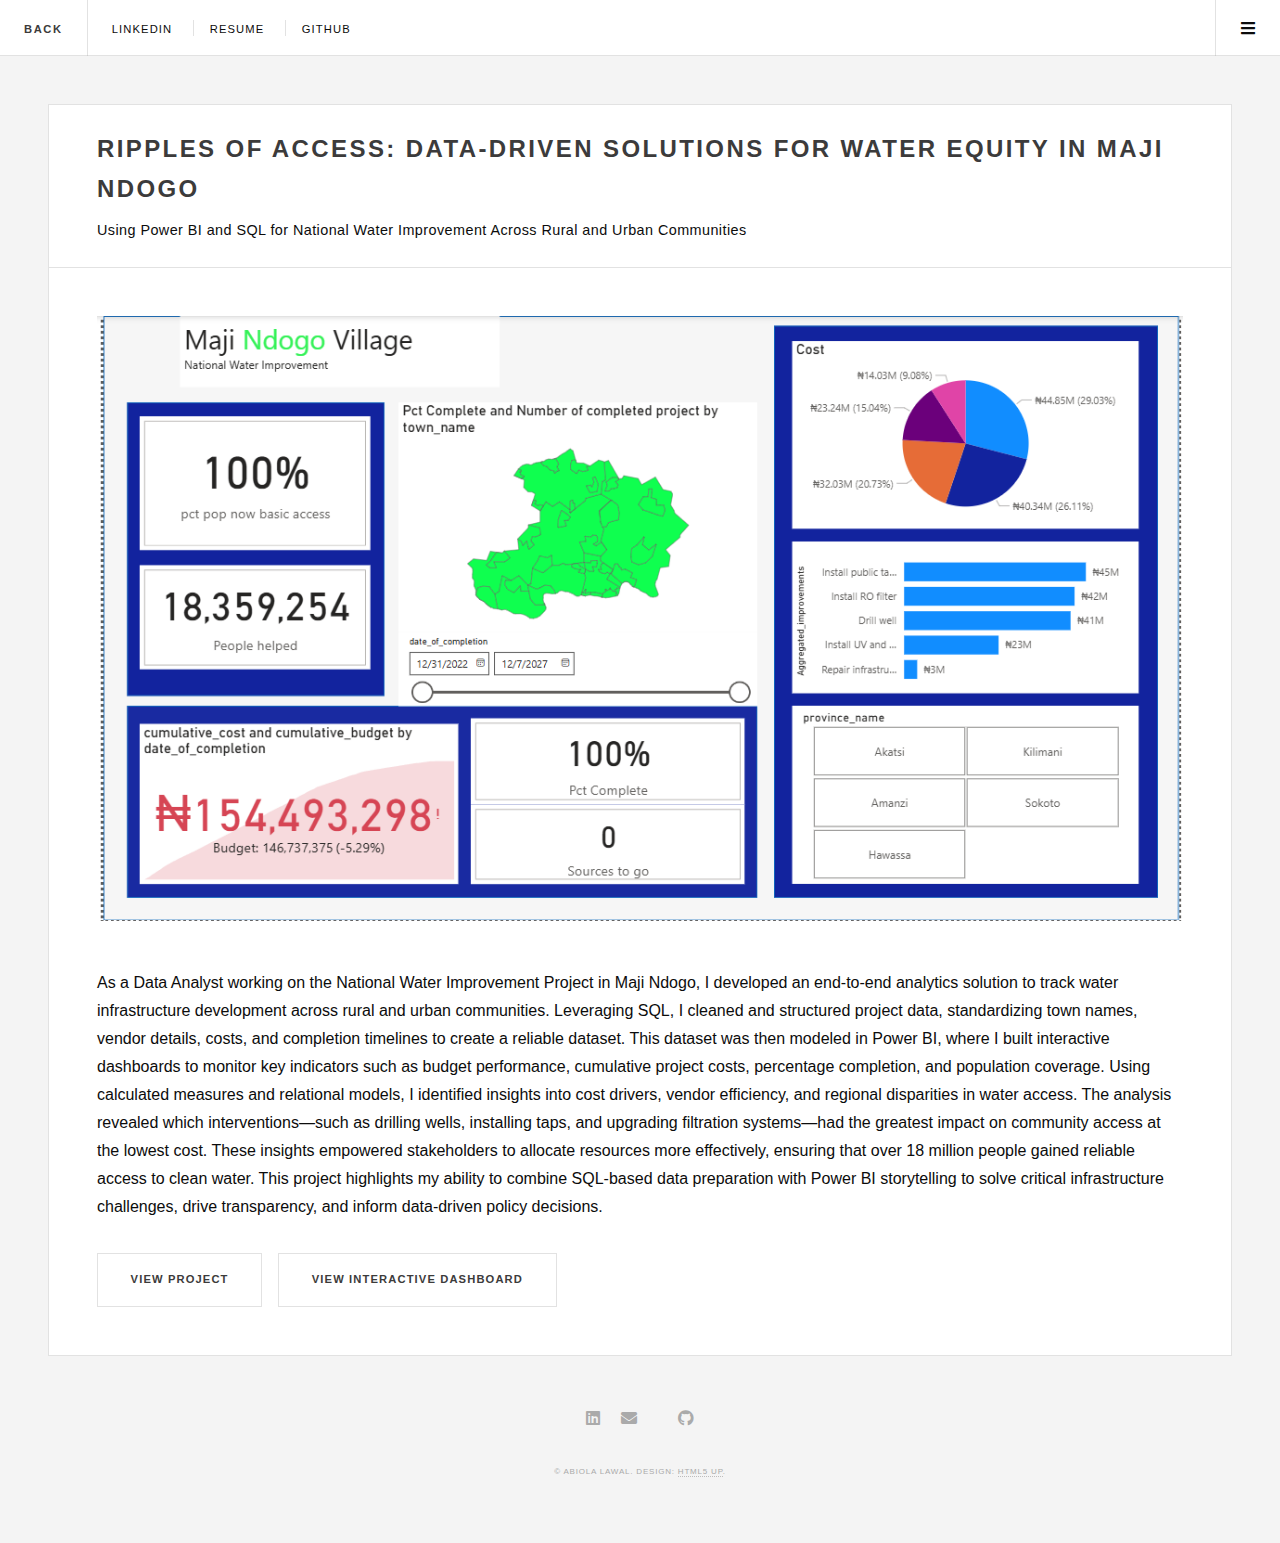
<file: ndogo.html>
<!DOCTYPE html>
<!--
	Future Imperfect by HTML5 UP
	html5up.net | @ajlkn
	Free for personal and commercial use under the CCA 3.0 license (html5up.net/license)
-->
<html>
  <head>
    <title>Project - Maji Ndogo Community Impact Prioritization</title>
    <meta charset="utf-8" />
    <meta
      name="viewport"
      content="width=device-width, initial-scale=1, user-scalable=no"
    />
    <link rel="stylesheet" href="assets/css/main.css" />
  </head>
  <body class="single is-preload">
    <!-- Wrapper -->
    <div id="wrapper">
      <!-- Header -->
      <header id="header">
        <h1><a href="index.html">Back</a></h1>
        <nav class="links">
          <ul>
            <li>
              <a href="https://linkedin.com/in/abiola-lawal-abdulrafiu">LinkedIn</a>
            </li>
            <li>
              <a
                href="https://drive.google.com/file/d/1SKc5Ug2jjlOU-byNBj5oX75r_f5Buh6m/view?usp=drivesdk"
                >Resume</a
              >
            </li>
            <li><a href="https://github.com/abiolalawal14">GitHub</a></li>
          </ul>
        </nav>
        <nav class="main">
          <ul>
            <li class="menu">
              <a class="fa-bars" href="#menu">Menu</a>
            </li>
          </ul>
        </nav>
      </header>

      <!-- Menu -->
      <section id="menu">
        <!-- Links -->
        <section>
          <ul class="links">
            <li>
              <a href="https://linkedin.com/in/abiola-lawal-abdulrafiu">
                <h3>LinkedIn</h3>
              </a>
            </li>
            <li>
              <a
                href="https://drive.google.com/file/d/1SKc5Ug2jjlOU-byNBj5oX75r_f5Buh6m/view?usp=drivesdk"
              >
                <h3>Resume</h3>
              </a>
            </li>
            <li>
              <a href="https://github.com/abiolalawal14">
                <h3>Github</h3>
              </a>
            </li>
          </ul>
        </section>

        <!-- Actions -->
        <section>
          <ul class="actions stacked">
            <!-- <li><a href="#" class="button large fit">Log In</a></li> -->
          </ul>
        </section>
      </section>

      <!-- Main -->
      <div id="main">
        <!-- Post -->
        <article class="post">
          <header>
            <div class="title">
              <h2>
                <a
                  href="https://github.com/abiolalawal14/Portfolioproject/tree/master/MajiNdogo"
                  >Ripples of Access: Data-Driven Solutions for Water Equity in Maji Ndogo</a
                >
              </h2>
              <p>Using Power BI and SQL for National Water Improvement Across Rural and Urban Communities</p>
            </div>
          </header>
          <a
            href="https://app.powerbi.com/links/fEUU5Kcv5k?ctid=940b29f2-18a4-4aad-9354-e83cbb13f27d&pbi_source=linkShare"
            class="image featured"
            ><img src="images/Majindogo.png" alt=""
          /></a>
          <p>
            As a Data Analyst working on the National Water Improvement Project in Maji Ndogo, 
            I developed an end-to-end analytics solution to track water infrastructure development 
            across rural and urban communities. Leveraging SQL, I cleaned and structured project data, 
            standardizing town names, vendor details, costs, and completion timelines to create a reliable dataset.
            This dataset was then modeled in Power BI, where I built interactive dashboards to monitor key 
            indicators such as budget performance, cumulative project costs, percentage completion, 
            and population coverage.

            Using calculated measures and relational models, I identified insights into cost drivers, 
            vendor efficiency, and regional disparities in water access. 
            The analysis revealed which interventions—such as drilling wells, installing taps, 
            and upgrading filtration systems—had the greatest impact on community access at the lowest cost. 
            These insights empowered stakeholders to allocate resources more effectively, 
            ensuring that over 18 million people gained reliable access to clean water.

            This project highlights my ability to combine SQL-based data preparation 
            with Power BI storytelling to solve critical infrastructure challenges, 
            drive transparency, and inform data-driven policy decisions.
          </p>
          <p></p>
          <footer>
            <ul class="actions">
              <li>
                <a
                  href="https://github.com/abiolalawal14/Portfolioproject/tree/master/MajiNdogo"
                  class="button large"
                  >View Project</a
                >
              </li>
              <li>
                <a
                  href="https://app.powerbi.com/view?r=eyJrIjoiMzA2NDlkOTItZWQyYi00YmQwLWIyZTAtOTZjOTFjY2Y1OTdkIiwidCI6ImRmODY3OWNkLWE4MGUtNDVkOC05OWFjLWM4M2VkN2ZmOTVhMCJ9"
                  class="button large"
                  >View Interactive Dashboard</a
                >
              </li>
            </ul>
          </footer>
        </article>
      </div>

      <!-- Footer -->
      <section id="footer">
        <ul class="icons">
          <li>
            <a
              href="https://linkedin.com/in/abiola-lawal-abdulrafiu"
              class="icon brands fa-linkedin"
              ><span class="label">LinkedIn</span></a
            >
          </li>
          <li>
            <a
              href="mailto: abiolalawal14@gmail.com"
              class="icon solid fa-envelope"
              ><span class="label">Email</span></a
            >
          </li>
          <li>
            <a
              href="https://x.com/amabi120"
              class="icon brands fa-X"
              ><span class="label">X</span></a
            >
          </li>
          <li>
            <a
              href="https://github.com/abiolalawal14"
              class="icon brands fa-github"
              ><span class="label">GitHub</span></a
            >
          </li>
          <!--
					<li>
						<a href="#" class="icon solid fa-rss"
							><span class="label">RSS</span></a
						>
					</li>-->
        </ul>
        <p class="copyright">
          &copy; Abiola Lawal. Design:
          <a href="http://html5up.net">HTML5 UP</a>.
        </p>
      </section>
    </div>

    <!-- Scripts -->
    <script src="assets/js/jquery.min.js"></script>
    <script src="assets/js/browser.min.js"></script>
    <script src="assets/js/breakpoints.min.js"></script>
    <script src="assets/js/util.js"></script>
    <script src="assets/js/main.js"></script>
  </body>
</html>
</file>
<file: assets/css/main.css>
@import url(fontawesome-all.min.css);
@import url('https://fonts.googleapis.com/css2?family=Playfair+Display:ital,wght@0,400..900;1,400..900&display=swap');

/*
	Future Imperfect by HTML5 UP
	html5up.net | @ajlkn
	Free for personal and commercial use under the CCA 3.0 license (html5up.net/license)
*/

html,
body,
div,
span,
applet,
object,
iframe,
h1,
h2,
h3,
h4,
h5,
h6,
p,
blockquote,
pre,
a,
abbr,
acronym,
address,
big,
cite,
code,
del,
dfn,
em,
img,
ins,
kbd,
q,
s,
samp,
small,
strike,
strong,
sub,
sup,
tt,
var,
b,
u,
i,
center,
dl,
dt,
dd,
ol,
ul,
li,
fieldset,
form,
label,
legend,
table,
caption,
tbody,
tfoot,
thead,
tr,
th,
td,
article,
aside,
canvas,
details,
embed,
figure,
figcaption,
footer,
header,
hgroup,
menu,
nav,
output,
ruby,
section,
summary,
time,
mark,
audio,
video {
  margin: 0;
  padding: 0;
  border: 0;
  font-size: 100%;
  font: inherit;
  vertical-align: baseline;
}

article,
aside,
details,
figcaption,
figure,
footer,
header,
hgroup,
menu,
nav,
section {
  display: block;
}

body {
  line-height: 1;
}

ol,
ul {
  list-style: none;
}

blockquote,
q {
  quotes: none;
}

blockquote:before,
blockquote:after,
q:before,
q:after {
  content: "";
  content: none;
}

table {
  border-collapse: collapse;
  border-spacing: 0;
}

body {
  -webkit-text-size-adjust: none;
}

mark {
  background-color: transparent;
  color: inherit;
}

input::-moz-focus-inner {
  border: 0;
  padding: 0;
}

input,
select,
textarea {
  -moz-appearance: none;
  -webkit-appearance: none;
  -ms-appearance: none;
  appearance: none;
}

/* Basic */

@-ms-viewport {
  width: device-width;
}

body {
  -ms-overflow-style: scrollbar;
}

@media screen and (max-width: 480px) {
  html,
  body {
    min-width: 320px;
  }
}

html {
  box-sizing: border-box;
}

*,
*:before,
*:after {
  box-sizing: inherit;
}

body {
  background: #f4f4f4;
}

body.is-preload *,
body.is-preload *:before,
body.is-preload *:after {
  -moz-animation: none !important;
  -webkit-animation: none !important;
  -ms-animation: none !important;
  animation: none !important;
  -moz-transition: none !important;
  -webkit-transition: none !important;
  -ms-transition: none !important;
  transition: none !important;
}

/* Type */

body,
input,
select,
textarea {
  color: #0c0c0c;
  font-family: "Source Sans Pro", Helvetica, sans-serif;
  font-size: 14pt;
  font-weight: 400;
  line-height: 1.75;
}

@media screen and (max-width: 1680px) {
  body,
  input,
  select,
  textarea {
    font-size: 12pt;
  }
}

@media screen and (max-width: 1280px) {
  body,
  input,
  select,
  textarea {
    font-size: 12pt;
  }
}

@media screen and (max-width: 980px) {
  body,
  input,
  select,
  textarea {
    font-size: 12pt;
  }
}

@media screen and (max-width: 736px) {
  body,
  input,
  select,
  textarea {
    font-size: 12pt;
  }
}

@media screen and (max-width: 480px) {
  body,
  input,
  select,
  textarea {
    font-size: 12pt;
  }
}

a {
  -moz-transition: color 0.2s ease, border-bottom-color 0.2s ease;
  -webkit-transition: color 0.2s ease, border-bottom-color 0.2s ease;
  -ms-transition: color 0.2s ease, border-bottom-color 0.2s ease;
  transition: color 0.2s ease, border-bottom-color 0.2s ease;
  border-bottom: dotted 1px rgba(160, 160, 160, 0.65);
  color: inherit;
  text-decoration: none;
}

a:before {
  -moz-transition: color 0.2s ease;
  -webkit-transition: color 0.2s ease;
  -ms-transition: color 0.2s ease;
  transition: color 0.2s ease;
}

a:hover {
  border-bottom-color: transparent;
  color: #2ebaae !important;
}

a:hover:before {
  color: #2ebaae !important;
}

strong,
b {
  color: #3c3b3b;
  font-weight: 700;
}

em,
i {
  font-style: italic;
}

p {
  margin: 0 0 2em 0;
}

h1,
h2,
h3,
h4,
h5,
h6 {
  color: #3c3b3b;
  font-family: "Raleway", Helvetica, sans-serif;
  font-weight: 800;
  letter-spacing: 0.1em;
  line-height: 1.65;
  margin: 0 0 1em 0;
  text-transform: uppercase;
}

h1 a,
h2 a,
h3 a,
h4 a,
h5 a,
h6 a {
  color: inherit;
  border-bottom: 0;
}

h2 {
  font-size: 1.1em;
}

h3 {
  font-size: 0.9em;
}

h4 {
  font-size: 0.7em;
}

h5 {
  font-size: 0.7em;
}

h6 {
  font-size: 0.7em;
}

sub {
  font-size: 0.8em;
  position: relative;
  top: 0.5em;
}

sup {
  font-size: 0.8em;
  position: relative;
  top: -0.5em;
}

blockquote {
  border-left: solid 4px rgba(160, 160, 160, 0.3);
  font-style: italic;
  margin: 0 0 2em 0;
  padding: 0.5em 0 0.5em 2em;
}

code {
  background: rgba(160, 160, 160, 0.075);
  border: solid 1px rgba(160, 160, 160, 0.3);
  font-family: "Courier New", monospace;
  font-size: 0.9em;
  margin: 0 0.25em;
  padding: 0.25em 0.65em;
}

pre {
  -webkit-overflow-scrolling: touch;
  font-family: "Courier New", monospace;
  font-size: 0.9em;
  margin: 0 0 2em 0;
}

pre code {
  display: block;
  line-height: 1.75em;
  padding: 1em 1.5em;
  overflow-x: auto;
}

hr {
  border: 0;
  border-bottom: solid 1px rgba(160, 160, 160, 0.3);
  margin: 2em 0;
}

hr.major {
  margin: 3em 0;
}

.align-left {
  text-align: left;
}

.align-center {
  text-align: center;
}

.align-right {
  text-align: right;
}

/* Row */

.row {
  display: flex;
  flex-wrap: wrap;
  box-sizing: border-box;
  align-items: stretch;
}

.row > * {
  box-sizing: border-box;
}

.row.gtr-uniform > * > :last-child {
  margin-bottom: 0;
}

.row.aln-left {
  justify-content: flex-start;
}

.row.aln-center {
  justify-content: center;
}

.row.aln-right {
  justify-content: flex-end;
}

.row.aln-top {
  align-items: flex-start;
}

.row.aln-middle {
  align-items: center;
}

.row.aln-bottom {
  align-items: flex-end;
}

.row > .imp {
  order: -1;
}

.row > .col-1 {
  width: 8.33333%;
}

.row > .off-1 {
  margin-left: 8.33333%;
}

.row > .col-2 {
  width: 16.66667%;
}

.row > .off-2 {
  margin-left: 16.66667%;
}

.row > .col-3 {
  width: 25%;
}

.row > .off-3 {
  margin-left: 25%;
}

.row > .col-4 {
  width: 33.33333%;
}

.row > .off-4 {
  margin-left: 33.33333%;
}

.row > .col-5 {
  width: 41.66667%;
}

.row > .off-5 {
  margin-left: 41.66667%;
}

.row > .col-6 {
  width: 50%;
}

.row > .off-6 {
  margin-left: 50%;
}

.row > .col-7 {
  width: 58.33333%;
}

.row > .off-7 {
  margin-left: 58.33333%;
}

.row > .col-8 {
  width: 66.66667%;
}

.row > .off-8 {
  margin-left: 66.66667%;
}

.row > .col-9 {
  width: 75%;
}

.row > .off-9 {
  margin-left: 75%;
}

.row > .col-10 {
  width: 83.33333%;
}

.row > .off-10 {
  margin-left: 83.33333%;
}

.row > .col-11 {
  width: 91.66667%;
}

.row > .off-11 {
  margin-left: 91.66667%;
}

.row > .col-12 {
  width: 100%;
}

.row > .off-12 {
  margin-left: 100%;
}

.row.gtr-0 {
  margin-top: 0;
  margin-left: 0em;
}

.row.gtr-0 > * {
  padding: 0 0 0 0em;
}

.row.gtr-0.gtr-uniform {
  margin-top: 0em;
}

.row.gtr-0.gtr-uniform > * {
  padding-top: 0em;
}

.row.gtr-25 {
  margin-top: 0;
  margin-left: -0.25em;
}

.row.gtr-25 > * {
  padding: 0 0 0 0.25em;
}

.row.gtr-25.gtr-uniform {
  margin-top: -0.25em;
}

.row.gtr-25.gtr-uniform > * {
  padding-top: 0.25em;
}

.row.gtr-50 {
  margin-top: 0;
  margin-left: -0.5em;
}

.row.gtr-50 > * {
  padding: 0 0 0 0.5em;
}

.row.gtr-50.gtr-uniform {
  margin-top: -0.5em;
}

.row.gtr-50.gtr-uniform > * {
  padding-top: 0.5em;
}

.row {
  margin-top: 0;
  margin-left: -1em;
}

.row > * {
  padding: 0 0 0 1em;
}

.row.gtr-uniform {
  margin-top: -1em;
}

.row.gtr-uniform > * {
  padding-top: 1em;
}

.row.gtr-150 {
  margin-top: 0;
  margin-left: -1.5em;
}

.row.gtr-150 > * {
  padding: 0 0 0 1.5em;
}

.row.gtr-150.gtr-uniform {
  margin-top: -1.5em;
}

.row.gtr-150.gtr-uniform > * {
  padding-top: 1.5em;
}

.row.gtr-200 {
  margin-top: 0;
  margin-left: -2em;
}

.row.gtr-200 > * {
  padding: 0 0 0 2em;
}

.row.gtr-200.gtr-uniform {
  margin-top: -2em;
}

.row.gtr-200.gtr-uniform > * {
  padding-top: 2em;
}

@media screen and (max-width: 1680px) {
  .row {
    display: flex;
    flex-wrap: wrap;
    box-sizing: border-box;
    align-items: stretch;
  }

  .row > * {
    box-sizing: border-box;
  }

  .row.gtr-uniform > * > :last-child {
    margin-bottom: 0;
  }

  .row.aln-left {
    justify-content: flex-start;
  }

  .row.aln-center {
    justify-content: center;
  }

  .row.aln-right {
    justify-content: flex-end;
  }

  .row.aln-top {
    align-items: flex-start;
  }

  .row.aln-middle {
    align-items: center;
  }

  .row.aln-bottom {
    align-items: flex-end;
  }

  .row > .imp-xlarge {
    order: -1;
  }

  .row > .col-1-xlarge {
    width: 8.33333%;
  }

  .row > .off-1-xlarge {
    margin-left: 8.33333%;
  }

  .row > .col-2-xlarge {
    width: 16.66667%;
  }

  .row > .off-2-xlarge {
    margin-left: 16.66667%;
  }

  .row > .col-3-xlarge {
    width: 25%;
  }

  .row > .off-3-xlarge {
    margin-left: 25%;
  }

  .row > .col-4-xlarge {
    width: 33.33333%;
  }

  .row > .off-4-xlarge {
    margin-left: 33.33333%;
  }

  .row > .col-5-xlarge {
    width: 41.66667%;
  }

  .row > .off-5-xlarge {
    margin-left: 41.66667%;
  }

  .row > .col-6-xlarge {
    width: 50%;
  }

  .row > .off-6-xlarge {
    margin-left: 50%;
  }

  .row > .col-7-xlarge {
    width: 58.33333%;
  }

  .row > .off-7-xlarge {
    margin-left: 58.33333%;
  }

  .row > .col-8-xlarge {
    width: 66.66667%;
  }

  .row > .off-8-xlarge {
    margin-left: 66.66667%;
  }

  .row > .col-9-xlarge {
    width: 75%;
  }

  .row > .off-9-xlarge {
    margin-left: 75%;
  }

  .row > .col-10-xlarge {
    width: 83.33333%;
  }

  .row > .off-10-xlarge {
    margin-left: 83.33333%;
  }

  .row > .col-11-xlarge {
    width: 91.66667%;
  }

  .row > .off-11-xlarge {
    margin-left: 91.66667%;
  }

  .row > .col-12-xlarge {
    width: 100%;
  }

  .row > .off-12-xlarge {
    margin-left: 100%;
  }

  .row.gtr-0 {
    margin-top: 0;
    margin-left: 0em;
  }

  .row.gtr-0 > * {
    padding: 0 0 0 0em;
  }

  .row.gtr-0.gtr-uniform {
    margin-top: 0em;
  }

  .row.gtr-0.gtr-uniform > * {
    padding-top: 0em;
  }

  .row.gtr-25 {
    margin-top: 0;
    margin-left: -0.25em;
  }

  .row.gtr-25 > * {
    padding: 0 0 0 0.25em;
  }

  .row.gtr-25.gtr-uniform {
    margin-top: -0.25em;
  }

  .row.gtr-25.gtr-uniform > * {
    padding-top: 0.25em;
  }

  .row.gtr-50 {
    margin-top: 0;
    margin-left: -0.5em;
  }

  .row.gtr-50 > * {
    padding: 0 0 0 0.5em;
  }

  .row.gtr-50.gtr-uniform {
    margin-top: -0.5em;
  }

  .row.gtr-50.gtr-uniform > * {
    padding-top: 0.5em;
  }

  .row {
    margin-top: 0;
    margin-left: -1em;
  }

  .row > * {
    padding: 0 0 0 1em;
  }

  .row.gtr-uniform {
    margin-top: -1em;
  }

  .row.gtr-uniform > * {
    padding-top: 1em;
  }

  .row.gtr-150 {
    margin-top: 0;
    margin-left: -1.5em;
  }

  .row.gtr-150 > * {
    padding: 0 0 0 1.5em;
  }

  .row.gtr-150.gtr-uniform {
    margin-top: -1.5em;
  }

  .row.gtr-150.gtr-uniform > * {
    padding-top: 1.5em;
  }

  .row.gtr-200 {
    margin-top: 0;
    margin-left: -2em;
  }

  .row.gtr-200 > * {
    padding: 0 0 0 2em;
  }

  .row.gtr-200.gtr-uniform {
    margin-top: -2em;
  }

  .row.gtr-200.gtr-uniform > * {
    padding-top: 2em;
  }
}

@media screen and (max-width: 1280px) {
  .row {
    display: flex;
    flex-wrap: wrap;
    box-sizing: border-box;
    align-items: stretch;
  }

  .row > * {
    box-sizing: border-box;
  }

  .row.gtr-uniform > * > :last-child {
    margin-bottom: 0;
  }

  .row.aln-left {
    justify-content: flex-start;
  }

  .row.aln-center {
    justify-content: center;
  }

  .row.aln-right {
    justify-content: flex-end;
  }

  .row.aln-top {
    align-items: flex-start;
  }

  .row.aln-middle {
    align-items: center;
  }

  .row.aln-bottom {
    align-items: flex-end;
  }

  .row > .imp-large {
    order: -1;
  }

  .row > .col-1-large {
    width: 8.33333%;
  }

  .row > .off-1-large {
    margin-left: 8.33333%;
  }

  .row > .col-2-large {
    width: 16.66667%;
  }

  .row > .off-2-large {
    margin-left: 16.66667%;
  }

  .row > .col-3-large {
    width: 25%;
  }

  .row > .off-3-large {
    margin-left: 25%;
  }

  .row > .col-4-large {
    width: 33.33333%;
  }

  .row > .off-4-large {
    margin-left: 33.33333%;
  }

  .row > .col-5-large {
    width: 41.66667%;
  }

  .row > .off-5-large {
    margin-left: 41.66667%;
  }

  .row > .col-6-large {
    width: 50%;
  }

  .row > .off-6-large {
    margin-left: 50%;
  }

  .row > .col-7-large {
    width: 58.33333%;
  }

  .row > .off-7-large {
    margin-left: 58.33333%;
  }

  .row > .col-8-large {
    width: 66.66667%;
  }

  .row > .off-8-large {
    margin-left: 66.66667%;
  }

  .row > .col-9-large {
    width: 75%;
  }

  .row > .off-9-large {
    margin-left: 75%;
  }

  .row > .col-10-large {
    width: 83.33333%;
  }

  .row > .off-10-large {
    margin-left: 83.33333%;
  }

  .row > .col-11-large {
    width: 91.66667%;
  }

  .row > .off-11-large {
    margin-left: 91.66667%;
  }

  .row > .col-12-large {
    width: 100%;
  }

  .row > .off-12-large {
    margin-left: 100%;
  }

  .row.gtr-0 {
    margin-top: 0;
    margin-left: 0em;
  }

  .row.gtr-0 > * {
    padding: 0 0 0 0em;
  }

  .row.gtr-0.gtr-uniform {
    margin-top: 0em;
  }

  .row.gtr-0.gtr-uniform > * {
    padding-top: 0em;
  }

  .row.gtr-25 {
    margin-top: 0;
    margin-left: -0.25em;
  }

  .row.gtr-25 > * {
    padding: 0 0 0 0.25em;
  }

  .row.gtr-25.gtr-uniform {
    margin-top: -0.25em;
  }

  .row.gtr-25.gtr-uniform > * {
    padding-top: 0.25em;
  }

  .row.gtr-50 {
    margin-top: 0;
    margin-left: -0.5em;
  }

  .row.gtr-50 > * {
    padding: 0 0 0 0.5em;
  }

  .row.gtr-50.gtr-uniform {
    margin-top: -0.5em;
  }

  .row.gtr-50.gtr-uniform > * {
    padding-top: 0.5em;
  }

  .row {
    margin-top: 0;
    margin-left: -1em;
  }

  .row > * {
    padding: 0 0 0 1em;
  }

  .row.gtr-uniform {
    margin-top: -1em;
  }

  .row.gtr-uniform > * {
    padding-top: 1em;
  }

  .row.gtr-150 {
    margin-top: 0;
    margin-left: -1.5em;
  }

  .row.gtr-150 > * {
    padding: 0 0 0 1.5em;
  }

  .row.gtr-150.gtr-uniform {
    margin-top: -1.5em;
  }

  .row.gtr-150.gtr-uniform > * {
    padding-top: 1.5em;
  }

  .row.gtr-200 {
    margin-top: 0;
    margin-left: -2em;
  }

  .row.gtr-200 > * {
    padding: 0 0 0 2em;
  }

  .row.gtr-200.gtr-uniform {
    margin-top: -2em;
  }

  .row.gtr-200.gtr-uniform > * {
    padding-top: 2em;
  }
}

@media screen and (max-width: 980px) {
  .row {
    display: flex;
    flex-wrap: wrap;
    box-sizing: border-box;
    align-items: stretch;
  }

  .row > * {
    box-sizing: border-box;
  }

  .row.gtr-uniform > * > :last-child {
    margin-bottom: 0;
  }

  .row.aln-left {
    justify-content: flex-start;
  }

  .row.aln-center {
    justify-content: center;
  }

  .row.aln-right {
    justify-content: flex-end;
  }

  .row.aln-top {
    align-items: flex-start;
  }

  .row.aln-middle {
    align-items: center;
  }

  .row.aln-bottom {
    align-items: flex-end;
  }

  .row > .imp-medium {
    order: -1;
  }

  .row > .col-1-medium {
    width: 8.33333%;
  }

  .row > .off-1-medium {
    margin-left: 8.33333%;
  }

  .row > .col-2-medium {
    width: 16.66667%;
  }

  .row > .off-2-medium {
    margin-left: 16.66667%;
  }

  .row > .col-3-medium {
    width: 25%;
  }

  .row > .off-3-medium {
    margin-left: 25%;
  }

  .row > .col-4-medium {
    width: 33.33333%;
  }

  .row > .off-4-medium {
    margin-left: 33.33333%;
  }

  .row > .col-5-medium {
    width: 41.66667%;
  }

  .row > .off-5-medium {
    margin-left: 41.66667%;
  }

  .row > .col-6-medium {
    width: 50%;
  }

  .row > .off-6-medium {
    margin-left: 50%;
  }

  .row > .col-7-medium {
    width: 58.33333%;
  }

  .row > .off-7-medium {
    margin-left: 58.33333%;
  }

  .row > .col-8-medium {
    width: 66.66667%;
  }

  .row > .off-8-medium {
    margin-left: 66.66667%;
  }

  .row > .col-9-medium {
    width: 75%;
  }

  .row > .off-9-medium {
    margin-left: 75%;
  }

  .row > .col-10-medium {
    width: 83.33333%;
  }

  .row > .off-10-medium {
    margin-left: 83.33333%;
  }

  .row > .col-11-medium {
    width: 91.66667%;
  }

  .row > .off-11-medium {
    margin-left: 91.66667%;
  }

  .row > .col-12-medium {
    width: 100%;
  }

  .row > .off-12-medium {
    margin-left: 100%;
  }

  .row.gtr-0 {
    margin-top: 0;
    margin-left: 0em;
  }

  .row.gtr-0 > * {
    padding: 0 0 0 0em;
  }

  .row.gtr-0.gtr-uniform {
    margin-top: 0em;
  }

  .row.gtr-0.gtr-uniform > * {
    padding-top: 0em;
  }

  .row.gtr-25 {
    margin-top: 0;
    margin-left: -0.25em;
  }

  .row.gtr-25 > * {
    padding: 0 0 0 0.25em;
  }

  .row.gtr-25.gtr-uniform {
    margin-top: -0.25em;
  }

  .row.gtr-25.gtr-uniform > * {
    padding-top: 0.25em;
  }

  .row.gtr-50 {
    margin-top: 0;
    margin-left: -0.5em;
  }

  .row.gtr-50 > * {
    padding: 0 0 0 0.5em;
  }

  .row.gtr-50.gtr-uniform {
    margin-top: -0.5em;
  }

  .row.gtr-50.gtr-uniform > * {
    padding-top: 0.5em;
  }

  .row {
    margin-top: 0;
    margin-left: -1em;
  }

  .row > * {
    padding: 0 0 0 1em;
  }

  .row.gtr-uniform {
    margin-top: -1em;
  }

  .row.gtr-uniform > * {
    padding-top: 1em;
  }

  .row.gtr-150 {
    margin-top: 0;
    margin-left: -1.5em;
  }

  .row.gtr-150 > * {
    padding: 0 0 0 1.5em;
  }

  .row.gtr-150.gtr-uniform {
    margin-top: -1.5em;
  }

  .row.gtr-150.gtr-uniform > * {
    padding-top: 1.5em;
  }

  .row.gtr-200 {
    margin-top: 0;
    margin-left: -2em;
  }

  .row.gtr-200 > * {
    padding: 0 0 0 2em;
  }

  .row.gtr-200.gtr-uniform {
    margin-top: -2em;
  }

  .row.gtr-200.gtr-uniform > * {
    padding-top: 2em;
  }
}

@media screen and (max-width: 736px) {
  .row {
    display: flex;
    flex-wrap: wrap;
    box-sizing: border-box;
    align-items: stretch;
  }

  .row > * {
    box-sizing: border-box;
  }

  .row.gtr-uniform > * > :last-child {
    margin-bottom: 0;
  }

  .row.aln-left {
    justify-content: flex-start;
  }

  .row.aln-center {
    justify-content: center;
  }

  .row.aln-right {
    justify-content: flex-end;
  }

  .row.aln-top {
    align-items: flex-start;
  }

  .row.aln-middle {
    align-items: center;
  }

  .row.aln-bottom {
    align-items: flex-end;
  }

  .row > .imp-small {
    order: -1;
  }

  .row > .col-1-small {
    width: 8.33333%;
  }

  .row > .off-1-small {
    margin-left: 8.33333%;
  }

  .row > .col-2-small {
    width: 16.66667%;
  }

  .row > .off-2-small {
    margin-left: 16.66667%;
  }

  .row > .col-3-small {
    width: 25%;
  }

  .row > .off-3-small {
    margin-left: 25%;
  }

  .row > .col-4-small {
    width: 33.33333%;
  }

  .row > .off-4-small {
    margin-left: 33.33333%;
  }

  .row > .col-5-small {
    width: 41.66667%;
  }

  .row > .off-5-small {
    margin-left: 41.66667%;
  }

  .row > .col-6-small {
    width: 50%;
  }

  .row > .off-6-small {
    margin-left: 50%;
  }

  .row > .col-7-small {
    width: 58.33333%;
  }

  .row > .off-7-small {
    margin-left: 58.33333%;
  }

  .row > .col-8-small {
    width: 66.66667%;
  }

  .row > .off-8-small {
    margin-left: 66.66667%;
  }

  .row > .col-9-small {
    width: 75%;
  }

  .row > .off-9-small {
    margin-left: 75%;
  }

  .row > .col-10-small {
    width: 83.33333%;
  }

  .row > .off-10-small {
    margin-left: 83.33333%;
  }

  .row > .col-11-small {
    width: 91.66667%;
  }

  .row > .off-11-small {
    margin-left: 91.66667%;
  }

  .row > .col-12-small {
    width: 100%;
  }

  .row > .off-12-small {
    margin-left: 100%;
  }

  .row.gtr-0 {
    margin-top: 0;
    margin-left: 0em;
  }

  .row.gtr-0 > * {
    padding: 0 0 0 0em;
  }

  .row.gtr-0.gtr-uniform {
    margin-top: 0em;
  }

  .row.gtr-0.gtr-uniform > * {
    padding-top: 0em;
  }

  .row.gtr-25 {
    margin-top: 0;
    margin-left: -0.25em;
  }

  .row.gtr-25 > * {
    padding: 0 0 0 0.25em;
  }

  .row.gtr-25.gtr-uniform {
    margin-top: -0.25em;
  }

  .row.gtr-25.gtr-uniform > * {
    padding-top: 0.25em;
  }

  .row.gtr-50 {
    margin-top: 0;
    margin-left: -0.5em;
  }

  .row.gtr-50 > * {
    padding: 0 0 0 0.5em;
  }

  .row.gtr-50.gtr-uniform {
    margin-top: -0.5em;
  }

  .row.gtr-50.gtr-uniform > * {
    padding-top: 0.5em;
  }

  .row {
    margin-top: 0;
    margin-left: -1em;
  }

  .row > * {
    padding: 0 0 0 1em;
  }

  .row.gtr-uniform {
    margin-top: -1em;
  }

  .row.gtr-uniform > * {
    padding-top: 1em;
  }

  .row.gtr-150 {
    margin-top: 0;
    margin-left: -1.5em;
  }

  .row.gtr-150 > * {
    padding: 0 0 0 1.5em;
  }

  .row.gtr-150.gtr-uniform {
    margin-top: -1.5em;
  }

  .row.gtr-150.gtr-uniform > * {
    padding-top: 1.5em;
  }

  .row.gtr-200 {
    margin-top: 0;
    margin-left: -2em;
  }

  .row.gtr-200 > * {
    padding: 0 0 0 2em;
  }

  .row.gtr-200.gtr-uniform {
    margin-top: -2em;
  }

  .row.gtr-200.gtr-uniform > * {
    padding-top: 2em;
  }
}

@media screen and (max-width: 480px) {
  .row {
    display: flex;
    flex-wrap: wrap;
    box-sizing: border-box;
    align-items: stretch;
  }

  .row > * {
    box-sizing: border-box;
  }

  .row.gtr-uniform > * > :last-child {
    margin-bottom: 0;
  }

  .row.aln-left {
    justify-content: flex-start;
  }

  .row.aln-center {
    justify-content: center;
  }

  .row.aln-right {
    justify-content: flex-end;
  }

  .row.aln-top {
    align-items: flex-start;
  }

  .row.aln-middle {
    align-items: center;
  }

  .row.aln-bottom {
    align-items: flex-end;
  }

  .row > .imp-xsmall {
    order: -1;
  }

  .row > .col-1-xsmall {
    width: 8.33333%;
  }

  .row > .off-1-xsmall {
    margin-left: 8.33333%;
  }

  .row > .col-2-xsmall {
    width: 16.66667%;
  }

  .row > .off-2-xsmall {
    margin-left: 16.66667%;
  }

  .row > .col-3-xsmall {
    width: 25%;
  }

  .row > .off-3-xsmall {
    margin-left: 25%;
  }

  .row > .col-4-xsmall {
    width: 33.33333%;
  }

  .row > .off-4-xsmall {
    margin-left: 33.33333%;
  }

  .row > .col-5-xsmall {
    width: 41.66667%;
  }

  .row > .off-5-xsmall {
    margin-left: 41.66667%;
  }

  .row > .col-6-xsmall {
    width: 50%;
  }

  .row > .off-6-xsmall {
    margin-left: 50%;
  }

  .row > .col-7-xsmall {
    width: 58.33333%;
  }

  .row > .off-7-xsmall {
    margin-left: 58.33333%;
  }

  .row > .col-8-xsmall {
    width: 66.66667%;
  }

  .row > .off-8-xsmall {
    margin-left: 66.66667%;
  }

  .row > .col-9-xsmall {
    width: 75%;
  }

  .row > .off-9-xsmall {
    margin-left: 75%;
  }

  .row > .col-10-xsmall {
    width: 83.33333%;
  }

  .row > .off-10-xsmall {
    margin-left: 83.33333%;
  }

  .row > .col-11-xsmall {
    width: 91.66667%;
  }

  .row > .off-11-xsmall {
    margin-left: 91.66667%;
  }

  .row > .col-12-xsmall {
    width: 100%;
  }

  .row > .off-12-xsmall {
    margin-left: 100%;
  }

  .row.gtr-0 {
    margin-top: 0;
    margin-left: 0em;
  }

  .row.gtr-0 > * {
    padding: 0 0 0 0em;
  }

  .row.gtr-0.gtr-uniform {
    margin-top: 0em;
  }

  .row.gtr-0.gtr-uniform > * {
    padding-top: 0em;
  }

  .row.gtr-25 {
    margin-top: 0;
    margin-left: -0.25em;
  }

  .row.gtr-25 > * {
    padding: 0 0 0 0.25em;
  }

  .row.gtr-25.gtr-uniform {
    margin-top: -0.25em;
  }

  .row.gtr-25.gtr-uniform > * {
    padding-top: 0.25em;
  }

  .row.gtr-50 {
    margin-top: 0;
    margin-left: -0.5em;
  }

  .row.gtr-50 > * {
    padding: 0 0 0 0.5em;
  }

  .row.gtr-50.gtr-uniform {
    margin-top: -0.5em;
  }

  .row.gtr-50.gtr-uniform > * {
    padding-top: 0.5em;
  }

  .row {
    margin-top: 0;
    margin-left: -1em;
  }

  .row > * {
    padding: 0 0 0 1em;
  }

  .row.gtr-uniform {
    margin-top: -1em;
  }

  .row.gtr-uniform > * {
    padding-top: 1em;
  }

  .row.gtr-150 {
    margin-top: 0;
    margin-left: -1.5em;
  }

  .row.gtr-150 > * {
    padding: 0 0 0 1.5em;
  }

  .row.gtr-150.gtr-uniform {
    margin-top: -1.5em;
  }

  .row.gtr-150.gtr-uniform > * {
    padding-top: 1.5em;
  }

  .row.gtr-200 {
    margin-top: 0;
    margin-left: -2em;
  }

  .row.gtr-200 > * {
    padding: 0 0 0 2em;
  }

  .row.gtr-200.gtr-uniform {
    margin-top: -2em;
  }

  .row.gtr-200.gtr-uniform > * {
    padding-top: 2em;
  }
}

/* Author */

.author {
  display: -moz-flex;
  display: -webkit-flex;
  display: -ms-flex;
  display: flex;
  -moz-flex-direction: row;
  -webkit-flex-direction: row;
  -ms-flex-direction: row;
  flex-direction: row;
  -moz-align-items: center;
  -webkit-align-items: center;
  -ms-align-items: center;
  align-items: center;
  -moz-justify-content: -moz-flex-end;
  -webkit-justify-content: -webkit-flex-end;
  -ms-justify-content: -ms-flex-end;
  justify-content: flex-end;
  border-bottom: 0;
  font-family: "Raleway", Helvetica, sans-serif;
  font-size: 0.6em;
  font-weight: 400;
  letter-spacing: 0.1em;
  text-transform: uppercase;
  white-space: nowrap;
}

.author .name {
  -moz-transition: border-bottom-color 0.2s ease;
  -webkit-transition: border-bottom-color 0.2s ease;
  -ms-transition: border-bottom-color 0.2s ease;
  transition: border-bottom-color 0.2s ease;
  border-bottom: dotted 1px rgba(160, 160, 160, 0.65);
  display: block;
  margin: 0 1.5em 0 0;
}

.author img {
  border-radius: 100%;
  display: block;
  width: 4em;
}

.author:hover .name {
  border-bottom-color: transparent;
}

/* Blurb */

.blurb h2 {
  font-size: 0.8em;
  margin: 0 0 1.5em 0;
}

.blurb h3 {
  font-size: 0.7em;
}

.blurb p {
  font-size: 0.9em;
}

/* Box */

.box {
  border: solid 1px rgba(160, 160, 160, 0.3);
  margin-bottom: 2em;
  padding: 1.5em;
}

.box > :last-child,
.box > :last-child > :last-child,
.box > :last-child > :last-child > :last-child {
  margin-bottom: 0;
}

.box.alt {
  border: 0;
  border-radius: 0;
  padding: 0;
}

/* Button */

input[type="submit"],
input[type="reset"],
input[type="button"],
button,
.button {
  -moz-appearance: none;
  -webkit-appearance: none;
  -ms-appearance: none;
  appearance: none;
  -moz-transition: background-color 0.2s ease, box-shadow 0.2s ease,
    color 0.2s ease;
  -webkit-transition: background-color 0.2s ease, box-shadow 0.2s ease,
    color 0.2s ease;
  -ms-transition: background-color 0.2s ease, box-shadow 0.2s ease,
    color 0.2s ease;
  transition: background-color 0.2s ease, box-shadow 0.2s ease, color 0.2s ease;
  background-color: transparent;
  border: 0;
  box-shadow: inset 0 0 0 1px rgba(160, 160, 160, 0.3);
  color: #3c3b3b !important;
  cursor: pointer;
  display: inline-block;
  font-family: "Raleway", Helvetica, sans-serif;
  font-size: 0.6em;
  font-weight: 800;
  height: 4.8125em;
  letter-spacing: 0.1em;
  line-height: 4.8125em;
  padding: 0 2.5em;
  text-align: center;
  text-decoration: none;
  text-transform: uppercase;
  white-space: nowrap;
}

input[type="submit"]:hover,
input[type="reset"]:hover,
input[type="button"]:hover,
button:hover,
.button:hover {
  box-shadow: inset 0 0 0 1px #2ebaae;
  color: #2ebaae !important;
}

input[type="submit"]:hover:active,
input[type="reset"]:hover:active,
input[type="button"]:hover:active,
button:hover:active,
.button:hover:active {
  background-color: rgba(46, 186, 174, 0.05);
}

input[type="submit"]:before,
input[type="submit"]:after,
input[type="reset"]:before,
input[type="reset"]:after,
input[type="button"]:before,
input[type="button"]:after,
button:before,
button:after,
.button:before,
.button:after {
  color: #aaaaaa;
  position: relative;
}

input[type="submit"]:before,
input[type="reset"]:before,
input[type="button"]:before,
button:before,
.button:before {
  left: -1em;
  padding: 0 0 0 0.75em;
}

input[type="submit"]:after,
input[type="reset"]:after,
input[type="button"]:after,
button:after,
.button:after {
  left: 1em;
  padding: 0 0.75em 0 0;
}

input[type="submit"].fit,
input[type="reset"].fit,
input[type="button"].fit,
button.fit,
.button.fit {
  width: 100%;
}

input[type="submit"].large,
input[type="reset"].large,
input[type="button"].large,
button.large,
.button.large {
  font-size: 0.7em;
  padding: 0 3em;
}

input[type="submit"].small,
input[type="reset"].small,
input[type="button"].small,
button.small,
.button.small {
  font-size: 0.5em;
}

input[type="submit"].disabled,
input[type="submit"]:disabled,
input[type="reset"].disabled,
input[type="reset"]:disabled,
input[type="button"].disabled,
input[type="button"]:disabled,
button.disabled,
button:disabled,
.button.disabled,
.button:disabled {
  pointer-events: none;
  color: rgba(160, 160, 160, 0.3) !important;
}

input[type="submit"].disabled:before,
input[type="submit"]:disabled:before,
input[type="reset"].disabled:before,
input[type="reset"]:disabled:before,
input[type="button"].disabled:before,
input[type="button"]:disabled:before,
button.disabled:before,
button:disabled:before,
.button.disabled:before,
.button:disabled:before {
  color: rgba(160, 160, 160, 0.3) !important;
}

/* Form */

form {
  margin: 0 0 2em 0;
}

form.search {
  text-decoration: none;
  position: relative;
}

form.search:before {
  -moz-osx-font-smoothing: grayscale;
  -webkit-font-smoothing: antialiased;
  display: inline-block;
  font-style: normal;
  font-variant: normal;
  text-rendering: auto;
  line-height: 1;
  text-transform: none !important;
  font-family: "Font Awesome 5 Free";
  font-weight: 900;
}

form.search:before {
  color: #aaaaaa;
  content: "\f002";
  display: block;
  height: 2.75em;
  left: 0;
  line-height: 2.75em;
  position: absolute;
  text-align: center;
  top: 0;
  width: 2.5em;
}

form.search > input:first-child {
  padding-left: 2.5em;
}

label {
  color: #3c3b3b;
  display: block;
  font-size: 0.9em;
  font-weight: 700;
  margin: 0 0 1em 0;
}

input[type="text"],
input[type="password"],
input[type="email"],
input[type="tel"],
select,
textarea {
  -moz-appearance: none;
  -webkit-appearance: none;
  -ms-appearance: none;
  appearance: none;
  background: rgba(160, 160, 160, 0.075);
  border: none;
  border: solid 1px rgba(160, 160, 160, 0.3);
  border-radius: 0;
  color: inherit;
  display: block;
  outline: 0;
  padding: 0 1em;
  text-decoration: none;
  width: 100%;
}

input[type="text"]:invalid,
input[type="password"]:invalid,
input[type="email"]:invalid,
input[type="tel"]:invalid,
select:invalid,
textarea:invalid {
  box-shadow: none;
}

input[type="text"]:focus,
input[type="password"]:focus,
input[type="email"]:focus,
input[type="tel"]:focus,
select:focus,
textarea:focus {
  border-color: #2ebaae;
  box-shadow: inset 0 0 0 1px #2ebaae;
}

.select-wrapper {
  text-decoration: none;
  display: block;
  position: relative;
}

.select-wrapper:before {
  -moz-osx-font-smoothing: grayscale;
  -webkit-font-smoothing: antialiased;
  display: inline-block;
  font-style: normal;
  font-variant: normal;
  text-rendering: auto;
  line-height: 1;
  text-transform: none !important;
  font-family: "Font Awesome 5 Free";
  font-weight: 900;
}

.select-wrapper:before {
  color: rgba(160, 160, 160, 0.3);
  content: "\f078";
  display: block;
  height: 2.75em;
  line-height: 2.75em;
  pointer-events: none;
  position: absolute;
  right: 0;
  text-align: center;
  top: 0;
  width: 2.75em;
}

.select-wrapper select::-ms-expand {
  display: none;
}

select {
  background-image: url("data:image/svg+xml;charset=utf8,%3Csvg xmlns='http://www.w3.org/2000/svg' width='40' height='40' preserveAspectRatio='none' viewBox='0 0 40 40'%3E%3Cpath d='M9.4,12.3l10.4,10.4l10.4-10.4c0.2-0.2,0.5-0.4,0.9-0.4c0.3,0,0.6,0.1,0.9,0.4l3.3,3.3c0.2,0.2,0.4,0.5,0.4,0.9 c0,0.4-0.1,0.6-0.4,0.9L20.7,31.9c-0.2,0.2-0.5,0.4-0.9,0.4c-0.3,0-0.6-0.1-0.9-0.4L4.3,17.3c-0.2-0.2-0.4-0.5-0.4-0.9 c0-0.4,0.1-0.6,0.4-0.9l3.3-3.3c0.2-0.2,0.5-0.4,0.9-0.4S9.1,12.1,9.4,12.3z' fill='rgba(160, 160, 160, 0.3)' /%3E%3C/svg%3E");
  background-size: 1.25rem;
  background-repeat: no-repeat;
  background-position: calc(100% - 1rem) center;
  height: 2.75em;
  padding-right: 2.75em;
  text-overflow: ellipsis;
}

select option {
  color: #3c3b3b;
  background: #ffffff;
}

select:focus::-ms-value {
  background-color: transparent;
}

select::-ms-expand {
  display: none;
}

input[type="text"],
input[type="password"],
input[type="email"],
select {
  height: 2.75em;
}

textarea {
  padding: 0.75em 1em;
}

input[type="checkbox"],
input[type="radio"] {
  -moz-appearance: none;
  -webkit-appearance: none;
  -ms-appearance: none;
  appearance: none;
  display: block;
  float: left;
  margin-right: -2em;
  opacity: 0;
  width: 1em;
  z-index: -1;
}

input[type="checkbox"] + label,
input[type="radio"] + label {
  text-decoration: none;
  color: #646464;
  cursor: pointer;
  display: inline-block;
  font-size: 1em;
  font-weight: 400;
  padding-left: 2.4em;
  padding-right: 0.75em;
  position: relative;
}

input[type="checkbox"] + label:before,
input[type="radio"] + label:before {
  -moz-osx-font-smoothing: grayscale;
  -webkit-font-smoothing: antialiased;
  display: inline-block;
  font-style: normal;
  font-variant: normal;
  text-rendering: auto;
  line-height: 1;
  text-transform: none !important;
  font-family: "Font Awesome 5 Free";
  font-weight: 900;
}

input[type="checkbox"] + label:before,
input[type="radio"] + label:before {
  background: rgba(160, 160, 160, 0.075);
  border: solid 1px rgba(160, 160, 160, 0.3);
  content: "";
  display: inline-block;
  font-size: 0.8em;
  height: 2.0625em;
  left: 0;
  line-height: 2.0625em;
  position: absolute;
  text-align: center;
  top: 0;
  width: 2.0625em;
}

input[type="checkbox"]:checked + label:before,
input[type="radio"]:checked + label:before {
  background: #3c3b3b;
  border-color: #3c3b3b;
  color: #ffffff;
  content: "\f00c";
}

input[type="checkbox"]:focus + label:before,
input[type="radio"]:focus + label:before {
  border-color: #2ebaae;
  box-shadow: 0 0 0 1px #2ebaae;
}

input[type="radio"] + label:before {
  border-radius: 100%;
}

::-webkit-input-placeholder {
  color: #aaaaaa !important;
  opacity: 1;
}

:-moz-placeholder {
  color: #aaaaaa !important;
  opacity: 1;
}

::-moz-placeholder {
  color: #aaaaaa !important;
  opacity: 1;
}

:-ms-input-placeholder {
  color: #aaaaaa !important;
  opacity: 1;
}

/* Icon */

.icon {
  text-decoration: none;
  border-bottom: none;
  position: relative;
}

.icon:before {
  -moz-osx-font-smoothing: grayscale;
  -webkit-font-smoothing: antialiased;
  display: inline-block;
  font-style: normal;
  font-variant: normal;
  text-rendering: auto;
  line-height: 1;
  text-transform: none !important;
  font-family: "Font Awesome 5 Free";
  font-weight: 400;
}

.icon > .label {
  display: none;
}

.icon:before {
  line-height: inherit;
}

.icon.solid:before {
  font-weight: 900;
}

.icon.brands:before {
  font-family: "Font Awesome 5 Brands";
}

.icon.suffix:before {
  float: right;
}

/* Image */

.image {
  border: 0;
  display: inline-block;
  position: relative;
}

.image img {
  display: block;
}

.image.left,
.image.right {
  max-width: 40%;
}

.image.left img,
.image.right img {
  width: 100%;
}

.image.left {
  float: left;
  padding: 0 1.5em 1em 0;
  top: 0.25em;
}

.image.right {
  float: right;
  padding: 0 0 1em 1.5em;
  top: 0.25em;
}

.image.fit {
  display: block;
  margin: 0 0 2em 0;
  width: 100%;
}

.image.fit img {
  width: 100%;
}

.image.featured {
  display: block;
  margin: 0 0 3em 0;
  width: 100%;
}

.image.featured img {
  width: 100%;
}

@media screen and (max-width: 736px) {
  .image.featured {
    margin: 0 0 1.5em 0;
  }
}

.image.main {
  display: block;
  margin: 0 0 3em 0;
  width: 100%;
}

.image.main img {
  width: 100%;
}

/* List */

ol {
  list-style: decimal;
  margin: 0 0 2em 0;
  padding-left: 1.25em;
}

ol li {
  padding-left: 0.25em;
}

ul {
  list-style: disc;
  margin: 0 0 2em 0;
  padding-left: 1em;
}

ul li {
  padding-left: 0.5em;
}

ul.alt {
  list-style: none;
  padding-left: 0;
}

ul.alt li {
  border-top: solid 1px rgba(160, 160, 160, 0.3);
  padding: 0.5em 0;
}

ul.alt li:first-child {
  border-top: 0;
  padding-top: 0;
}

dl {
  margin: 0 0 2em 0;
}

dl dt {
  display: block;
  font-weight: 700;
  margin: 0 0 1em 0;
}

dl dd {
  margin-left: 2em;
}

/* Actions */

ul.actions {
  display: -moz-flex;
  display: -webkit-flex;
  display: -ms-flex;
  display: flex;
  cursor: default;
  list-style: none;
  margin-left: -1em;
  padding-left: 0;
}

ul.actions li {
  padding: 0 0 0 1em;
  vertical-align: middle;
}

ul.actions.special {
  -moz-justify-content: center;
  -webkit-justify-content: center;
  -ms-justify-content: center;
  justify-content: center;
  width: 100%;
  margin-left: 0;
}

ul.actions.special li:first-child {
  padding-left: 0;
}

ul.actions.stacked {
  -moz-flex-direction: column;
  -webkit-flex-direction: column;
  -ms-flex-direction: column;
  flex-direction: column;
  margin-left: 0;
}

ul.actions.stacked li {
  padding: 1.3em 0 0 0;
}

ul.actions.stacked li:first-child {
  padding-top: 0;
}

ul.actions.fit {
  width: calc(100% + 1em);
}

ul.actions.fit li {
  -moz-flex-grow: 1;
  -webkit-flex-grow: 1;
  -ms-flex-grow: 1;
  flex-grow: 1;
  -moz-flex-shrink: 1;
  -webkit-flex-shrink: 1;
  -ms-flex-shrink: 1;
  flex-shrink: 1;
  width: 100%;
}

ul.actions.fit li > * {
  width: 100%;
}

ul.actions.fit.stacked {
  width: 100%;
}

@media screen and (max-width: 480px) {
  ul.actions:not(.fixed) {
    -moz-flex-direction: column;
    -webkit-flex-direction: column;
    -ms-flex-direction: column;
    flex-direction: column;
    margin-left: 0;
    width: 100% !important;
  }

  ul.actions:not(.fixed) li {
    -moz-flex-grow: 1;
    -webkit-flex-grow: 1;
    -ms-flex-grow: 1;
    flex-grow: 1;
    -moz-flex-shrink: 1;
    -webkit-flex-shrink: 1;
    -ms-flex-shrink: 1;
    flex-shrink: 1;
    padding: 1em 0 0 0;
    text-align: center;
    width: 100%;
  }

  ul.actions:not(.fixed) li > * {
    width: 100%;
  }

  ul.actions:not(.fixed) li:first-child {
    padding-top: 0;
  }

  ul.actions:not(.fixed) li input[type="submit"],
  ul.actions:not(.fixed) li input[type="reset"],
  ul.actions:not(.fixed) li input[type="button"],
  ul.actions:not(.fixed) li button,
  ul.actions:not(.fixed) li .button {
    width: 100%;
  }

  ul.actions:not(.fixed) li input[type="submit"].icon:before,
  ul.actions:not(.fixed) li input[type="reset"].icon:before,
  ul.actions:not(.fixed) li input[type="button"].icon:before,
  ul.actions:not(.fixed) li button.icon:before,
  ul.actions:not(.fixed) li .button.icon:before {
    margin-left: -0.5em;
  }
}

/* Icons */

ul.icons {
  cursor: default;
  list-style: none;
  padding-left: 0;
}

ul.icons li {
  display: inline-block;
  padding: 0 1em 0 0;
}

ul.icons li:last-child {
  padding-right: 0;
}

ul.icons li > * {
  border: 0;
}

ul.icons li > * .label {
  display: none;
}

/* Posts */

ul.posts {
  list-style: none;
  padding: 0;
}

ul.posts li {
  border-top: dotted 1px rgba(160, 160, 160, 0.3);
  margin: 1.5em 0 0 0;
  padding: 1.5em 0 0 0;
}

ul.posts li:first-child {
  border-top: 0;
  margin-top: 0;
  padding-top: 0;
}

ul.posts article {
  display: -moz-flex;
  display: -webkit-flex;
  display: -ms-flex;
  display: flex;
  -moz-align-items: -moz-flex-start;
  -webkit-align-items: -webkit-flex-start;
  -ms-align-items: -ms-flex-start;
  align-items: flex-start;
  -moz-flex-direction: row-reverse;
  -webkit-flex-direction: row-reverse;
  -ms-flex-direction: row-reverse;
  flex-direction: row-reverse;
}

ul.posts article .image {
  display: block;
  margin-right: 1.5em;
  min-width: 4em;
  width: 4em;
}

ul.posts article .image img {
  width: 100%;
}

ul.posts article header {
  -moz-flex-grow: 1;
  -webkit-flex-grow: 1;
  -ms-flex-grow: 1;
  flex-grow: 1;
  -ms-flex: 1;
}

ul.posts article header h3 {
  font-size: 0.7em;
  margin-top: 0.125em;
}

ul.posts article header .published {
  display: block;
  font-family: "Raleway", Helvetica, sans-serif;
  font-size: 0.6em;
  font-weight: 400;
  letter-spacing: 0.1em;
  margin: -0.625em 0 1.7em 0;
  text-transform: uppercase;
}

ul.posts article header > :last-child {
  margin-bottom: 0;
}

/* Mini Post */

.mini-post {
  display: -moz-flex;
  display: -webkit-flex;
  display: -ms-flex;
  display: flex;
  -moz-flex-direction: column-reverse;
  -webkit-flex-direction: column-reverse;
  -ms-flex-direction: column-reverse;
  flex-direction: column-reverse;
  background: #ffffff;
  border: solid 1px rgba(160, 160, 160, 0.3);
  margin: 0 0 2em 0;
}

.mini-post .image {
  overflow: hidden;
  width: 100%;
}

.mini-post .image img {
  -moz-transition: -moz-transform 0.2s ease-out;
  -webkit-transition: -webkit-transform 0.2s ease-out;
  -ms-transition: -ms-transform 0.2s ease-out;
  transition: transform 0.2s ease-out;
  width: 100%;
}

.mini-post .image:hover img {
  -moz-transform: scale(1.05);
  -webkit-transform: scale(1.05);
  -ms-transform: scale(1.05);
  transform: scale(1.05);
}

.mini-post header {
  padding: 1.25em 4.25em 0.1em 1.25em;
  min-height: 4em;
  position: relative;
  -moz-flex-grow: 1;
  -webkit-flex-grow: 1;
  -ms-flex-grow: 1;
  flex-grow: 1;
}

.mini-post header h3 {
  font-size: 0.7em;
}

.mini-post header .published {
  display: block;
  font-family: "Raleway", Helvetica, sans-serif;
  font-size: 0.6em;
  font-weight: 400;
  letter-spacing: 0.1em;
  margin: -0.625em 0 1.7em 0;
  text-transform: uppercase;
}

.mini-post header .author {
  position: absolute;
  right: 2em;
  top: 2em;
}

.mini-posts {
  margin: 0 0 2em 0;
}

@media screen and (max-width: 1280px) {
  .mini-posts {
    display: -moz-flex;
    display: -webkit-flex;
    display: -ms-flex;
    display: flex;
    -moz-flex-wrap: wrap;
    -webkit-flex-wrap: wrap;
    -ms-flex-wrap: wrap;
    flex-wrap: wrap;
    width: calc(100% + 2em);
  }

  .mini-posts > * {
    margin: 2em 2em 0 0;
    width: calc(50% - 2em);
  }

  .mini-posts > :nth-child(-n + 2) {
    margin-top: 0;
  }
}

@media screen and (max-width: 480px) {
  .mini-posts {
    display: block;
    width: 100%;
  }

  .mini-posts > * {
    margin: 0 0 2em 0;
    width: 100%;
  }
}

/* Post */

.post {
  padding: 3em 3em 1em 3em;
  background: #ffffff;
  border: solid 1px rgba(160, 160, 160, 0.3);
  margin: 0 0 3em 0;
  position: relative;
}

.post > header {
  display: -moz-flex;
  display: -webkit-flex;
  display: -ms-flex;
  display: flex;
  border-bottom: solid 1px rgba(160, 160, 160, 0.3);
  left: -3em;
  margin: -3em 0 3em 0;
  position: relative;
  width: calc(100% + 6em);
}

.post > header .title {
  -moz-flex-grow: 1;
  -webkit-flex-grow: 1;
  -ms-flex-grow: 1;
  flex-grow: 1;
  -ms-flex: 1;
  padding: 1.5em 3em 1.5em 3em;
}

.post > header .title h2 {
  font-weight: 900;
  font-size: 1.5em;
}

.post > header .title > :last-child {
  margin-bottom: 0;
}

.post > header .meta {
  padding: 3.75em 3em 1.75em 3em;
  border-left: solid 1px rgba(160, 160, 160, 0.3);
  min-width: 17em;
  text-align: right;
  width: 17em;
}

.post > header .meta > * {
  margin: 0 0 1em 0;
}

.post > header .meta > :last-child {
  margin-bottom: 0;
}

.post > header .meta .published {
  color: #3c3b3b;
  display: block;
  font-family: "Raleway", Helvetica, sans-serif;
  font-size: 0.7em;
  font-weight: 800;
  letter-spacing: 0.1em;
  margin-top: 0.5em;
  text-transform: uppercase;
  white-space: nowrap;
}

.post > a.image.featured {
  overflow: hidden;
}

.post > a.image.featured img {
  -moz-transition: -moz-transform 0.2s ease-out;
  -webkit-transition: -webkit-transform 0.2s ease-out;
  -ms-transition: -ms-transform 0.2s ease-out;
  transition: transform 0.2s ease-out;
}

.post > a.image.featured:hover img {
  -moz-transform: scale(1.05);
  -webkit-transform: scale(1.05);
  -ms-transform: scale(1.05);
  transform: scale(1.05);
}

.post > footer {
  display: -moz-flex;
  display: -webkit-flex;
  display: -ms-flex;
  display: flex;
  -moz-align-items: center;
  -webkit-align-items: center;
  -ms-align-items: center;
  align-items: center;
}

.post > footer .actions {
  -moz-flex-grow: 1;
  -webkit-flex-grow: 1;
  -ms-flex-grow: 1;
  flex-grow: 1;
}

.post > footer .stats {
  cursor: default;
  list-style: none;
  padding: 0;
}

.post > footer .stats li {
  border-left: solid 1px rgba(160, 160, 160, 0.3);
  display: inline-block;
  font-family: "Raleway", Helvetica, sans-serif;
  font-size: 0.6em;
  font-weight: 400;
  letter-spacing: 0.1em;
  line-height: 1;
  margin: 0 0 0 2em;
  padding: 0 0 0 2em;
  text-transform: uppercase;
}

.post > footer .stats li:first-child {
  border-left: 0;
  margin-left: 0;
  padding-left: 0;
}

.post > footer .stats li .icon {
  border-bottom: 0;
}

.post > footer .stats li .icon:before {
  color: rgba(160, 160, 160, 0.3);
  margin-right: 0.75em;
}

@media screen and (max-width: 980px) {
  .post {
    border-left: 0;
    border-right: 0;
    left: -3em;
    width: calc(100% + (3em * 2));
  }

  .post > header {
    -moz-flex-direction: column;
    -webkit-flex-direction: column;
    -ms-flex-direction: column;
    flex-direction: column;
    padding: 3.75em 3em 1.25em 3em;
    border-left: 0;
  }

  .post > header .title {
    -ms-flex: 0 1 auto;
    margin: 0 0 2em 0;
    padding: 0;
    text-align: left;
  }

  .post > header .meta {
    -moz-align-items: center;
    -webkit-align-items: center;
    -ms-align-items: center;
    align-items: center;
    display: -moz-flex;
    display: -webkit-flex;
    display: -ms-flex;
    display: flex;
    -moz-justify-content: center;
    -webkit-justify-content: center;
    -ms-justify-content: center;
    justify-content: center;
    border-left: 0;
    margin: 0 0 2em 0;
    padding-top: 0;
    padding: 0;
    text-align: left;
    width: 100%;
  }

  .post > header .meta > * {
    border-left: solid 1px rgba(160, 160, 160, 0.3);
    margin-left: 2em;
    padding-left: 2em;
  }

  .post > header .meta > :first-child {
    border-left: 0;
    margin-left: 0;
    padding-left: 0;
  }

  .post > header .meta .published {
    margin-bottom: 0;
    margin-top: 0;
  }

  .post > header .meta .author {
    -moz-flex-direction: row-reverse;
    -webkit-flex-direction: row-reverse;
    -ms-flex-direction: row-reverse;
    flex-direction: row-reverse;
    margin-bottom: 0;
  }

  .post > header .meta .author .name {
    margin: 0 0 0 1.5em;
  }

  .post > header .meta .author img {
    width: 3.5em;
  }
}

@media screen and (max-width: 736px) {
  .post {
    padding: 1.5em 1.5em 0.1em 1.5em;
    left: -1.5em;
    margin: 0 0 2em 0;
    width: calc(100% + (1.5em * 2));
  }

  .post > header {
    padding: 3em 1.5em 0.5em 1.5em;
    left: -1.5em;
    margin: -1.5em 0 1.5em 0;
    width: calc(100% + 3em);
  }

  .post > header .title h2 {
    font-size: 1.1em;
  }
}

@media screen and (max-width: 480px) {
  .post > header .meta {
    -moz-align-items: center;
    -webkit-align-items: center;
    -ms-align-items: center;
    align-items: center;
    -moz-flex-direction: column;
    -webkit-flex-direction: column;
    -ms-flex-direction: column;
    flex-direction: column;
  }

  .post > header .meta > * {
    border-left: 0;
    margin: 1em 0 0 0;
    padding-left: 0;
  }

  .post > header .meta .author .name {
    display: none;
  }

  .post > .image.featured {
    margin-left: -1.5em;
    margin-top: calc(-1.5em - 1px);
    width: calc(100% + 3em);
  }

  .post > footer {
    -moz-align-items: -moz-stretch;
    -webkit-align-items: -webkit-stretch;
    -ms-align-items: -ms-stretch;
    align-items: stretch;
    -moz-flex-direction: column-reverse;
    -webkit-flex-direction: column-reverse;
    -ms-flex-direction: column-reverse;
    flex-direction: column-reverse;
  }

  .post > footer .stats {
    text-align: center;
  }

  .post > footer .stats li {
    margin: 0 0 0 1.25em;
    padding: 0 0 0 1.25em;
  }
}

/* Section/Article */

section.special,
article.special {
  text-align: center;
}

header p {
  font-family: "Source Sans Pro", Helvetica, sans-serif;
  font-size: 0.9em;
  font-weight: 400;
  letter-spacing: 0.03em;
  line-height: 1.75;
  margin-top: -1em;
  text-transform: none;
  color: #0c0c0c;
}

/* Table */

.table-wrapper {
  -webkit-overflow-scrolling: touch;
  overflow-x: auto;
}

table {
  margin: 0 0 2em 0;
  width: 100%;
}

table tbody tr {
  border: solid 1px rgba(160, 160, 160, 0.3);
  border-left: 0;
  border-right: 0;
}

table tbody tr:nth-child(2n + 1) {
  background-color: rgba(160, 160, 160, 0.075);
}

table td {
  padding: 0.75em 0.75em;
}

table th {
  color: #3c3b3b;
  font-size: 0.9em;
  font-weight: 700;
  padding: 0 0.75em 0.75em 0.75em;
  text-align: left;
}

table thead {
  border-bottom: solid 2px rgba(160, 160, 160, 0.3);
}

table tfoot {
  border-top: solid 2px rgba(160, 160, 160, 0.3);
}

table.alt {
  border-collapse: separate;
}

table.alt tbody tr td {
  border: solid 1px rgba(160, 160, 160, 0.3);
  border-left-width: 0;
  border-top-width: 0;
}

table.alt tbody tr td:first-child {
  border-left-width: 1px;
}

table.alt tbody tr:first-child td {
  border-top-width: 1px;
}

table.alt thead {
  border-bottom: 0;
}

table.alt tfoot {
  border-top: 0;
}

/* Header */

body {
  padding-top: 3.5em;
}

#header {
  display: -moz-flex;
  display: -webkit-flex;
  display: -ms-flex;
  display: flex;
  -moz-justify-content: space-between;
  -webkit-justify-content: space-between;
  -ms-justify-content: space-between;
  justify-content: space-between;
  background-color: #ffffff;
  border-bottom: solid 1px rgba(160, 160, 160, 0.3);
  height: 3.5em;
  left: 0;
  line-height: 3.5em;
  position: fixed;
  top: 0;
  width: 100%;
  z-index: 10000;
}

#header a {
  color: inherit;
  text-decoration: none;
}

#header ul {
  list-style: none;
  margin: 0;
  padding-left: 0;
}

#header ul li {
  display: inline-block;
  padding-left: 0;
}

#header h1 {
  height: inherit;
  line-height: inherit;
  padding: 0 0 0 1.5em;
  white-space: nowrap;
}

#header h1 a {
  font-size: 0.7em;
}

#header .links {
  -moz-flex: 1;
  -webkit-flex: 1;
  -ms-flex: 1;
  flex: 1;
  border-left: solid 1px rgba(160, 160, 160, 0.3);
  height: inherit;
  line-height: inherit;
  margin-left: 1.5em;
  overflow: hidden;
  padding-left: 1.5em;
}

#header .links ul li {
  border-left: solid 1px rgba(160, 160, 160, 0.3);
  line-height: 1;
  margin-left: 1em;
  padding-left: 1em;
}

#header .links ul li:first-child {
  border-left: 0;
  margin-left: 0;
  padding-left: 0;
}

#header .links ul li a {
  border-bottom: 0;
  font-family: "Raleway", Helvetica, sans-serif;
  font-size: 0.7em;
  font-weight: 400;
  letter-spacing: 0.1em;
  text-transform: uppercase;
}

#header .main {
  height: inherit;
  line-height: inherit;
  text-align: right;
}

#header .main ul {
  height: inherit;
  line-height: inherit;
}

#header .main ul li {
  border-left: solid 1px rgba(160, 160, 160, 0.3);
  height: inherit;
  line-height: inherit;
  white-space: nowrap;
}

#header .main ul li > * {
  display: block;
  float: left;
}

#header .main ul li > a {
  text-decoration: none;
  border-bottom: 0;
  color: #0c0c0c;
  overflow: hidden;
  position: relative;
  text-indent: 4em;
  width: 4em;
}

#header .main ul li > a:before {
  -moz-osx-font-smoothing: grayscale;
  -webkit-font-smoothing: antialiased;
  display: inline-block;
  font-style: normal;
  font-variant: normal;
  text-rendering: auto;
  line-height: 1;
  text-transform: none !important;
  font-family: "Font Awesome 5 Free";
  font-weight: 900;
}

#header .main ul li > a:before {
  display: block;
  height: inherit;
  left: 0;
  line-height: inherit;
  position: absolute;
  text-align: center;
  text-indent: 0;
  top: 0;
  width: inherit;
}

#header form {
  margin: 0;
}

#header form input {
  display: inline-block;
  height: 2.5em;
  position: relative;
  top: -2px;
  vertical-align: middle;
}

#header #search {
  -moz-transition: all 0.5s ease;
  -webkit-transition: all 0.5s ease;
  -ms-transition: all 0.5s ease;
  transition: all 0.5s ease;
  max-width: 0;
  opacity: 0;
  overflow: hidden;
  padding: 0;
  white-space: nowrap;
}

#header #search input {
  width: 12em;
}

#header #search.visible {
  max-width: 12.5em;
  opacity: 1;
  padding: 0 0.5em 0 0;
}

@media screen and (max-width: 980px) {
  #header .links {
    display: none;
  }
}

@media screen and (max-width: 736px) {
  #header {
    height: 2.75em;
    line-height: 2.75em;
  }

  #header h1 {
    padding: 0 0 0 1em;
  }

  #header .main .search {
    display: none;
  }
}

/* Wrapper */

#wrapper {
  display: -moz-flex;
  display: -webkit-flex;
  display: -ms-flex;
  display: flex;
  -moz-flex-direction: row-reverse;
  -webkit-flex-direction: row-reverse;
  -ms-flex-direction: row-reverse;
  flex-direction: row-reverse;
  -moz-transition: opacity 0.5s ease;
  -webkit-transition: opacity 0.5s ease;
  -ms-transition: opacity 0.5s ease;
  transition: opacity 0.5s ease;
  margin: 0 auto;
  max-width: 100%;
  opacity: 1;
  padding: 4.5em;
  width: 90em;
}

body.is-menu-visible #wrapper {
  opacity: 0.15;
}

@media screen and (max-width: 1680px) {
  #wrapper {
    padding: 3em;
  }
}

@media screen and (max-width: 1280px) {
  #wrapper {
    display: block;
  }
}

@media screen and (max-width: 736px) {
  #wrapper {
    padding: 1.5em;
  }
}

body.single #wrapper {
  display: block;
}

/* Main */

#main {
  -moz-flex-grow: 1;
  -webkit-flex-grow: 1;
  -ms-flex-grow: 1;
  flex-grow: 1;
  -ms-flex: 1;
  width: 100%;
}

/* Sidebar */

#sidebar {
  margin-right: 3em;
  min-width: 22em;
  width: 22em;
}

#sidebar > * {
  border-top: solid 1px rgba(160, 160, 160, 0.3);
  margin: 3em 0 0 0;
  padding: 3em 0 0 0;
}

#sidebar > :first-child {
  border-top: 0;
  margin-top: 0;
  padding-top: 0;
}

@media screen and (max-width: 1280px) {
  #sidebar {
    border-top: solid 1px rgba(160, 160, 160, 0.3);
    margin: 3em 0 0 0;
    min-width: 0;
    padding: 3em 0 0 0;
    width: 100%;
    overflow-x: hidden;
  }
}

/* Intro */

#intro .logo {
  border-bottom: 0;
  display: inline-block;
  margin: 0 0 1em 0;
  overflow: hidden;
  position: relative;
  width: 4em;
}

#intro .logo:before {
  background-image: url("data:image/svg+xml;charset=utf8,%3Csvg xmlns='http://www.w3.org/2000/svg' width='100px' height='100px' viewBox='0 0 100 100' preserveAspectRatio='none' zoomAndPan='disable'%3E%3Cpolygon points='0,0 100,0 100,25 50,0 0,25' style='fill:%23f4f4f4' /%3E%3Cpolygon points='0,100 100,100 100,75 50,100 0,75' style='fill:%23f4f4f4' /%3E%3C/svg%3E");
  background-position: top left;
  background-repeat: no-repeat;
  background-size: 100% 100%;
  content: "";
  display: block;
  height: 100%;
  left: 0;
  position: absolute;
  top: 0;
  width: 100%;
}

#intro .logo img {
  display: block;
  margin-left: -0.25em;
  width: 4.5em;
}

#intro header h2 {
  font-size: 2em;
  font-weight: 900;
}

#intro header p {
  font-size: 0.8em;
}

@media screen and (max-width: 1280px) {
  #intro {
    margin: 0 0 3em 0;
    text-align: center;
  }

  #intro header h2 {
    font-size: 2em;
  }

  #intro header p {
    font-size: 0.7em;
  }
}

@media screen and (max-width: 736px) {
  #intro {
    margin: 0 0 1.5em 0;
    padding: 1.25em 0;
  }

  #intro > :last-child {
    margin-bottom: 0;
  }

  #intro .logo {
    margin: 0 0 0.5em 0;
  }

  #intro header h2 {
    font-size: 1.25em;
  }

  #intro header > :last-child {
    margin-bottom: 0;
  }
}

/* Footer */

#footer .icons {
  color: #aaaaaa;
}

#footer .copyright {
  color: #aaaaaa;
  font-family: "Raleway", Helvetica, sans-serif;
  font-size: 0.5em;
  font-weight: 400;
  letter-spacing: 0.1em;
  text-transform: uppercase;
}

body.single #footer {
  text-align: center;
}

/* Menu */

#menu {
  -moz-transform: translateX(25em);
  -webkit-transform: translateX(25em);
  -ms-transform: translateX(25em);
  transform: translateX(25em);
  -moz-transition: -moz-transform 0.5s ease, visibility 0.5s;
  -webkit-transition: -webkit-transform 0.5s ease, visibility 0.5s;
  -ms-transition: -ms-transform 0.5s ease, visibility 0.5s;
  transition: transform 0.5s ease, visibility 0.5s;
  -webkit-overflow-scrolling: touch;
  background: #ffffff;
  border-left: solid 1px rgba(160, 160, 160, 0.3);
  box-shadow: none;
  height: 100%;
  max-width: 80%;
  overflow-y: auto;
  position: fixed;
  right: 0;
  top: 0;
  visibility: hidden;
  width: 25em;
  z-index: 10002;
}

#menu > * {
  border-top: solid 1px rgba(160, 160, 160, 0.3);
  padding: 3em;
}

#menu > * > :last-child {
  margin-bottom: 0;
}

#menu > :first-child {
  border-top: 0;
}

#menu .links {
  list-style: none;
  padding: 0;
}

#menu .links > li {
  border: 0;
  border-top: dotted 1px rgba(160, 160, 160, 0.3);
  margin: 1.5em 0 0 0;
  padding: 1.5em 0 0 0;
}

#menu .links > li a {
  display: block;
  border-bottom: 0;
}

#menu .links > li a h3 {
  -moz-transition: color 0.2s ease;
  -webkit-transition: color 0.2s ease;
  -ms-transition: color 0.2s ease;
  transition: color 0.2s ease;
  font-size: 0.7em;
}

#menu .links > li a p {
  font-family: "Raleway", Helvetica, sans-serif;
  font-size: 0.6em;
  font-weight: 400;
  letter-spacing: 0.1em;
  margin-bottom: 0;
  text-decoration: none;
  text-transform: uppercase;
}

#menu .links > li a:hover h3 {
  color: #2ebaae;
}

#menu .links > li:first-child {
  border-top: 0;
  margin-top: 0;
  padding-top: 0;
}

body.is-menu-visible #menu {
  -moz-transform: translateX(0);
  -webkit-transform: translateX(0);
  -ms-transform: translateX(0);
  transform: translateX(0);
  visibility: visible;
}

@media screen and (max-width: 736px) {
  #menu > * {
    padding: 1.5em;
  }
}
</file>
